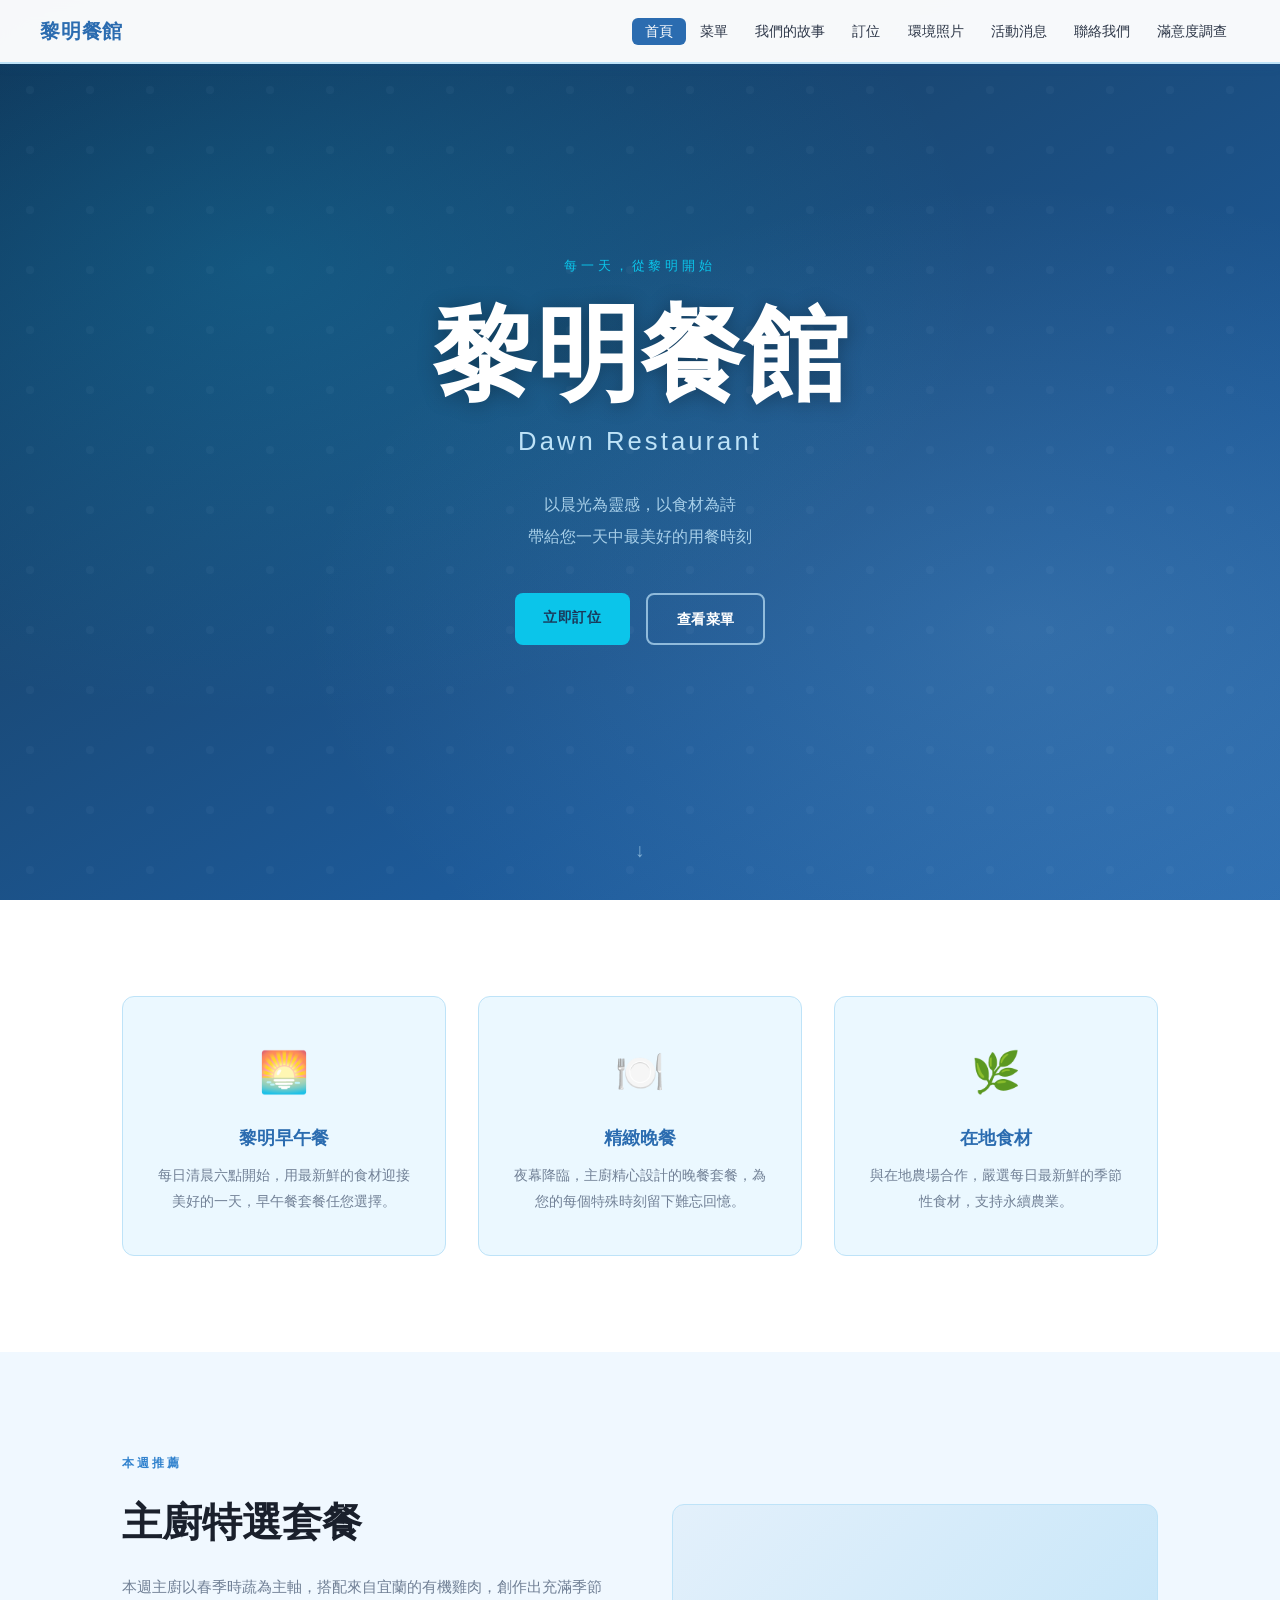
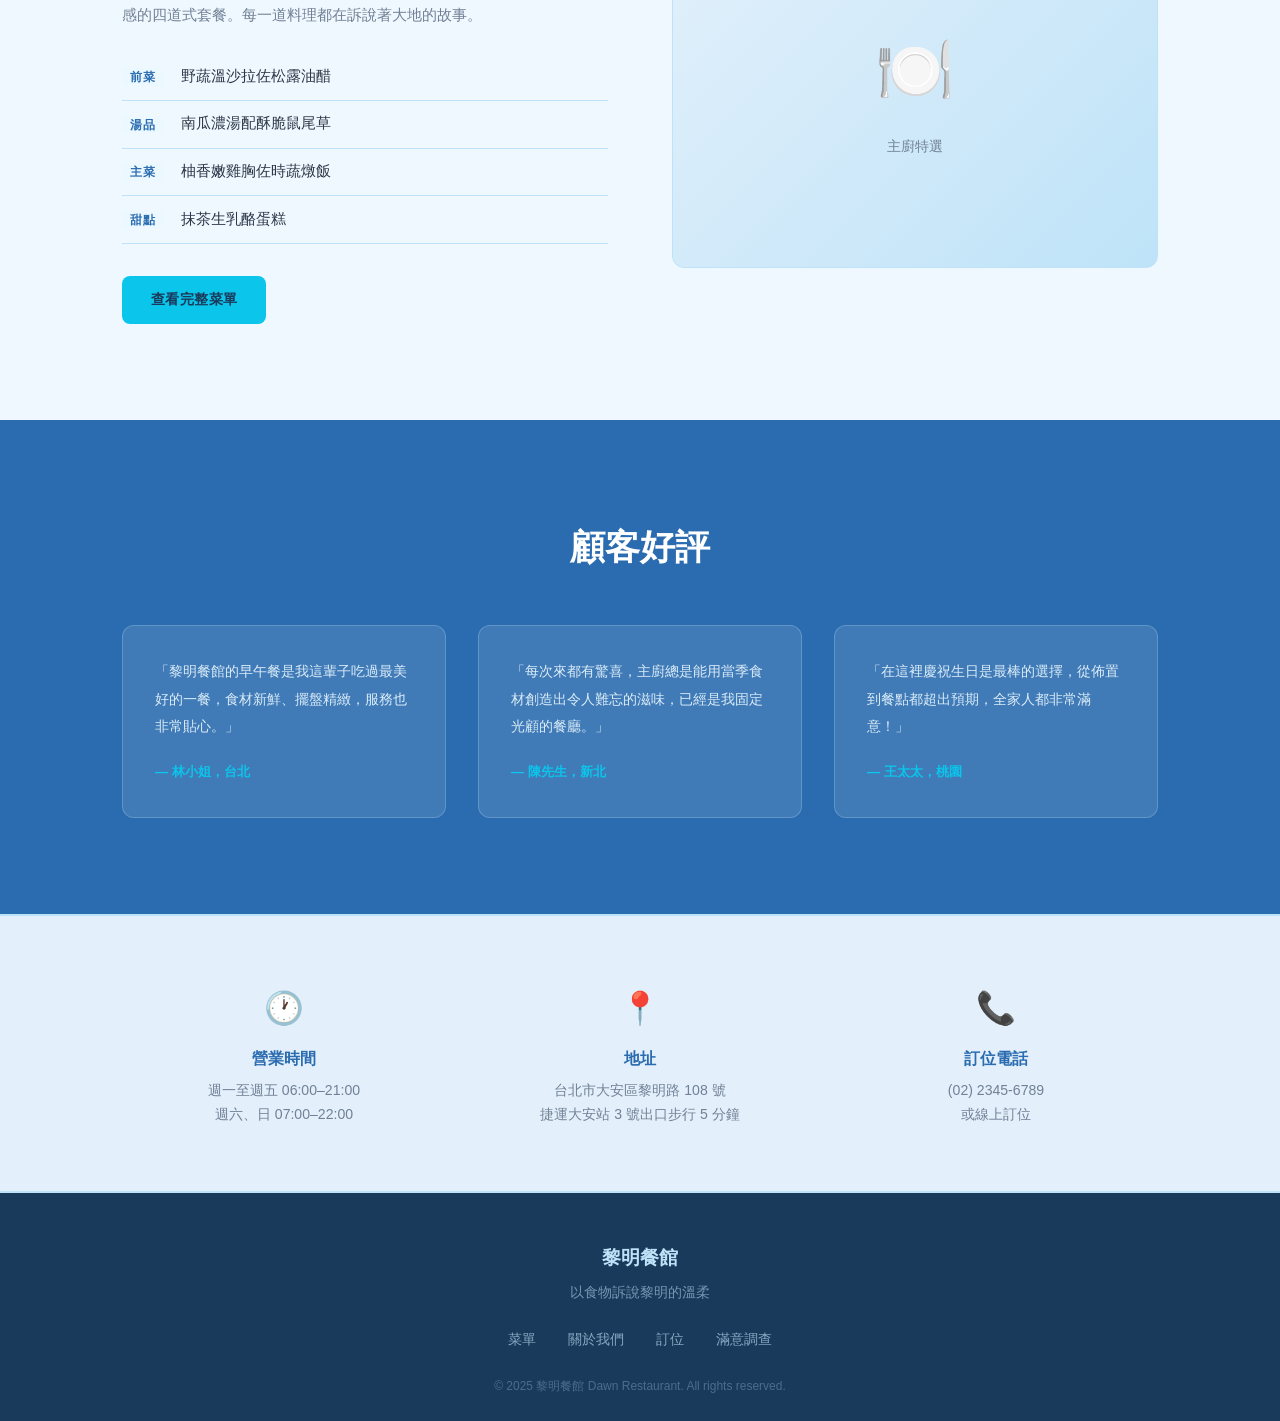
<file: index.html>
<!DOCTYPE html>
<html lang="zh-TW">
<head>
  <meta charset="UTF-8">
  <meta name="viewport" content="width=device-width, initial-scale=1.0">
  <title>黎明餐館 — Dawn Restaurant</title>
  <link rel="stylesheet" href="css/style.css">
  
</head>
<body class="page-home">

  <nav class="nav">
    <a href="index.html" class="nav-logo">黎明餐館</a>
    <button class="nav-toggle" onclick="toggleMenu()">☰</button>
    <ul class="nav-links" id="navLinks">
      <li><a href="index.html" class="active">首頁</a></li>
      <li><a href="menu.html">菜單</a></li>
      <li><a href="story.html">我們的故事</a></li>
      <li><a href="reservation.html">訂位</a></li>
      <li><a href="gallery.html">環境照片</a></li>
      <li><a href="events.html">活動消息</a></li>
      <li><a href="contact.html">聯絡我們</a></li>
      <li><a href="feedback.html">滿意度調查</a></li>
    </ul>
  </nav>

  <section class="hero">
    <div class="hero-bg"></div>
    <div class="hero-content">
      <p class="hero-tagline">每一天，從黎明開始</p>
      <h1 class="hero-title">黎明餐館</h1>
      <p class="hero-subtitle">Dawn Restaurant</p>
      <p class="hero-desc">以晨光為靈感，以食材為詩<br>帶給您一天中最美好的用餐時刻</p>
      <div class="hero-cta">
        <a href="reservation.html" class="btn btn-primary">立即訂位</a>
        <a href="menu.html" class="btn btn-outline">查看菜單</a>
      </div>
    </div>
    <div class="hero-scroll">↓</div>
  </section>

  <section class="features">
    <div class="container">
      <div class="features-grid">
        <div class="feature-card">
          <div class="feature-icon">🌅</div>
          <h3>黎明早午餐</h3>
          <p>每日清晨六點開始，用最新鮮的食材迎接美好的一天，早午餐套餐任您選擇。</p>
        </div>
        <div class="feature-card">
          <div class="feature-icon">🍽️</div>
          <h3>精緻晚餐</h3>
          <p>夜幕降臨，主廚精心設計的晚餐套餐，為您的每個特殊時刻留下難忘回憶。</p>
        </div>
        <div class="feature-card">
          <div class="feature-icon">🌿</div>
          <h3>在地食材</h3>
          <p>與在地農場合作，嚴選每日最新鮮的季節性食材，支持永續農業。</p>
        </div>
      </div>
    </div>
  </section>

  <section class="highlight-section">
    <div class="container split-layout">
      <div class="split-text">
        <span class="section-label">本週推薦</span>
        <h2>主廚特選套餐</h2>
        <p>本週主廚以春季時蔬為主軸，搭配來自宜蘭的有機雞肉，創作出充滿季節感的四道式套餐。每一道料理都在訴說著大地的故事。</p>
        <ul class="dish-list">
          <li><span>前菜</span> 野蔬溫沙拉佐松露油醋</li>
          <li><span>湯品</span> 南瓜濃湯配酥脆鼠尾草</li>
          <li><span>主菜</span> 柚香嫩雞胸佐時蔬燉飯</li>
          <li><span>甜點</span> 抹茶生乳酪蛋糕</li>
        </ul>
        <a href="menu.html" class="btn btn-primary">查看完整菜單</a>
      </div>
      <div class="split-image">
        <div class="image-placeholder dish-img">
          <span>🍽️</span>
          <p>主廚特選</p>
        </div>
      </div>
    </div>
  </section>

  <section class="testimonials">
    <div class="container">
      <h2 class="section-title">顧客好評</h2>
      <div class="testimonial-grid">
        <div class="testimonial-card">
          <p>「黎明餐館的早午餐是我這輩子吃過最美好的一餐，食材新鮮、擺盤精緻，服務也非常貼心。」</p>
          <cite>— 林小姐，台北</cite>
        </div>
        <div class="testimonial-card">
          <p>「每次來都有驚喜，主廚總是能用當季食材創造出令人難忘的滋味，已經是我固定光顧的餐廳。」</p>
          <cite>— 陳先生，新北</cite>
        </div>
        <div class="testimonial-card">
          <p>「在這裡慶祝生日是最棒的選擇，從佈置到餐點都超出預期，全家人都非常滿意！」</p>
          <cite>— 王太太，桃園</cite>
        </div>
      </div>
    </div>
  </section>

  <section class="info-bar">
    <div class="container info-bar-grid">
      <div class="info-item">
        <div class="info-icon">🕐</div>
        <h4>營業時間</h4>
        <p>週一至週五 06:00–21:00<br>週六、日 07:00–22:00</p>
      </div>
      <div class="info-item">
        <div class="info-icon">📍</div>
        <h4>地址</h4>
        <p>台北市大安區黎明路 108 號<br>捷運大安站 3 號出口步行 5 分鐘</p>
      </div>
      <div class="info-item">
        <div class="info-icon">📞</div>
        <h4>訂位電話</h4>
        <p>(02) 2345-6789<br>或線上訂位</p>
      </div>
    </div>
  </section>

  <footer class="footer">
    <div class="container footer-inner">
      <div class="footer-brand">
        <span class="footer-logo">黎明餐館</span>
        <p>以食物訴說黎明的溫柔</p>
      </div>
      <div class="footer-links">
        <a href="menu.html">菜單</a>
        <a href="story.html">關於我們</a>
        <a href="reservation.html">訂位</a>
        <a href="feedback.html">滿意調查</a>
      </div>
      <p class="footer-copy">© 2025 黎明餐館 Dawn Restaurant. All rights reserved.</p>
    </div>
  </footer>

  <script src="js/main.js"></script>
</body>
</html>
</file>
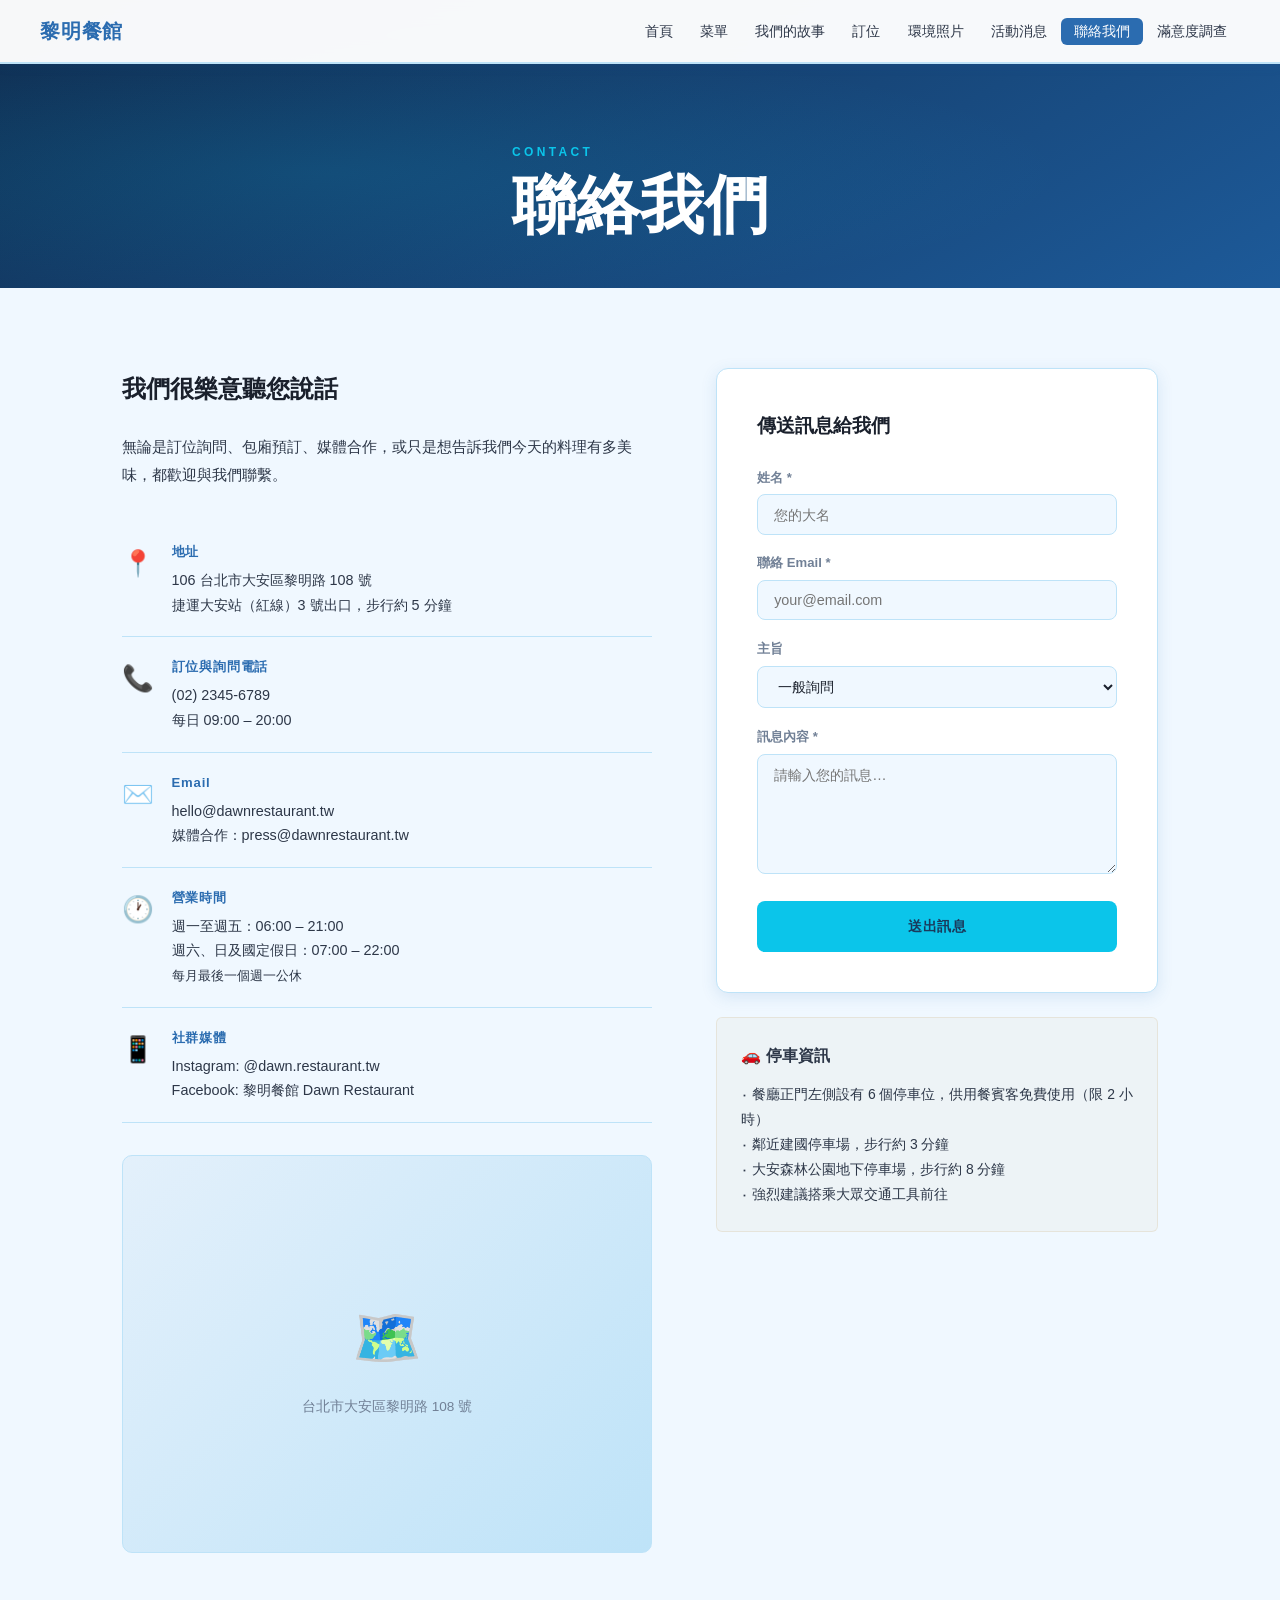
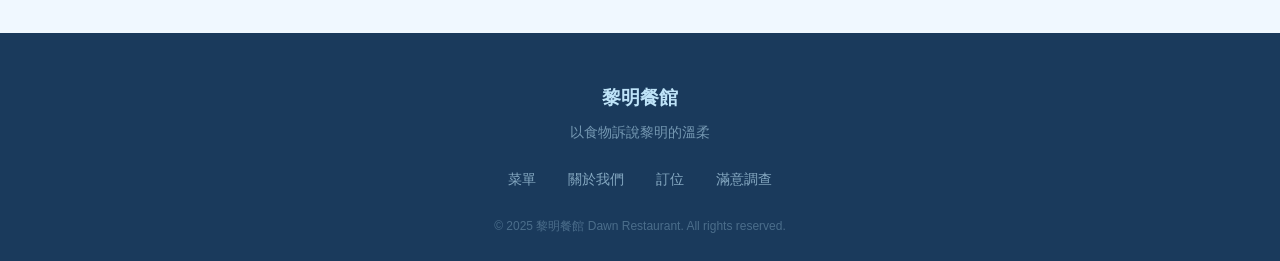
<file: contact.html>
<!DOCTYPE html>
<html lang="zh-TW">
<head>
  <meta charset="UTF-8">
  <meta name="viewport" content="width=device-width, initial-scale=1.0">
  <title>聯絡我們 — 黎明餐館</title>
  <link rel="stylesheet" href="css/style.css">
  
</head>
<body>
  <nav class="nav">
    <a href="index.html" class="nav-logo">黎明餐館</a>
    <button class="nav-toggle" onclick="toggleMenu()">☰</button>
    <ul class="nav-links" id="navLinks">
      <li><a href="index.html">首頁</a></li>
      <li><a href="menu.html">菜單</a></li>
      <li><a href="story.html">我們的故事</a></li>
      <li><a href="reservation.html">訂位</a></li>
      <li><a href="gallery.html">環境照片</a></li>
      <li><a href="events.html">活動消息</a></li>
      <li><a href="contact.html" class="active">聯絡我們</a></li>
      <li><a href="feedback.html">滿意度調查</a></li>
    </ul>
  </nav>

  <div class="page-header">
    <div class="page-header-inner container">
      <p class="label">CONTACT</p>
      <h1>聯絡我們</h1>
    </div>
  </div>

  <section class="contact-section">
    <div class="container">
      <div class="contact-grid">
        <div class="contact-details">
          <h2>我們很樂意聽您說話</h2>
          <p style="color:var(--dawn-muted);margin-bottom:2rem;font-size:0.92rem;line-height:1.9;">無論是訂位詢問、包廂預訂、媒體合作，或只是想告訴我們今天的料理有多美味，都歡迎與我們聯繫。</p>

          <div class="contact-card">
            <div class="contact-icon">📍</div>
            <div>
              <h4>地址</h4>
              <p>106 台北市大安區黎明路 108 號<br>捷運大安站（紅線）3 號出口，步行約 5 分鐘</p>
            </div>
          </div>
          <div class="contact-card">
            <div class="contact-icon">📞</div>
            <div>
              <h4>訂位與詢問電話</h4>
              <p>(02) 2345-6789<br>每日 09:00 – 20:00</p>
            </div>
          </div>
          <div class="contact-card">
            <div class="contact-icon">✉️</div>
            <div>
              <h4>Email</h4>
              <p>hello@dawnrestaurant.tw<br>媒體合作：press@dawnrestaurant.tw</p>
            </div>
          </div>
          <div class="contact-card">
            <div class="contact-icon">🕐</div>
            <div>
              <h4>營業時間</h4>
              <p>週一至週五：06:00 – 21:00<br>週六、日及國定假日：07:00 – 22:00<br><span style="color:var(--dawn-rust);font-size:0.82rem;">每月最後一個週一公休</span></p>
            </div>
          </div>
          <div class="contact-card">
            <div class="contact-icon">📱</div>
            <div>
              <h4>社群媒體</h4>
              <p>Instagram: @dawn.restaurant.tw<br>Facebook: 黎明餐館 Dawn Restaurant</p>
            </div>
          </div>

          <div class="map-placeholder">
            <span>🗺️</span>
            <p>台北市大安區黎明路 108 號</p>
          </div>
        </div>

        <div>
          <div class="form-card">
            <h2>傳送訊息給我們</h2>
            <div class="form-group">
              <label>姓名 *</label>
              <input type="text" placeholder="您的大名">
            </div>
            <div class="form-group">
              <label>聯絡 Email *</label>
              <input type="email" placeholder="your@email.com">
            </div>
            <div class="form-group">
              <label>主旨</label>
              <select>
                <option>一般詢問</option>
                <option>訂位相關</option>
                <option>包廂預訂</option>
                <option>媒體 / 合作洽談</option>
                <option>客訴或建議</option>
                <option>其他</option>
              </select>
            </div>
            <div class="form-group">
              <label>訊息內容 *</label>
              <textarea rows="6" placeholder="請輸入您的訊息…"></textarea>
            </div>
            <button class="btn btn-primary" style="width:100%;padding:1rem;" onclick="alert('訊息已送出！\n（示範功能）\n我們將於 1 個工作日內回覆。')">送出訊息</button>
          </div>

          <div style="margin-top:1.5rem;padding:1.5rem;background:rgba(201,169,110,0.06);border-radius:6px;border:1px solid rgba(201,169,110,0.2);">
            <h4 style="color:var(--dawn-deep);margin-bottom:0.75rem;">🚗 停車資訊</h4>
            <p style="color:var(--dawn-muted);font-size:0.87rem;line-height:1.8;">
              ‧ 餐廳正門左側設有 6 個停車位，供用餐賓客免費使用（限 2 小時）<br>
              ‧ 鄰近建國停車場，步行約 3 分鐘<br>
              ‧ 大安森林公園地下停車場，步行約 8 分鐘<br>
              ‧ 強烈建議搭乘大眾交通工具前往
            </p>
          </div>
        </div>
      </div>
    </div>
  </section>

  <footer class="footer">
    <div class="container footer-inner">
      <div class="footer-brand">
        <span class="footer-logo">黎明餐館</span>
        <p>以食物訴說黎明的溫柔</p>
      </div>
      <div class="footer-links">
        <a href="menu.html">菜單</a>
        <a href="story.html">關於我們</a>
        <a href="reservation.html">訂位</a>
        <a href="feedback.html">滿意調查</a>
      </div>
      <p class="footer-copy">© 2025 黎明餐館 Dawn Restaurant. All rights reserved.</p>
    </div>
  </footer>
  <script src="js/main.js"></script>
</body>
</html>
</file>
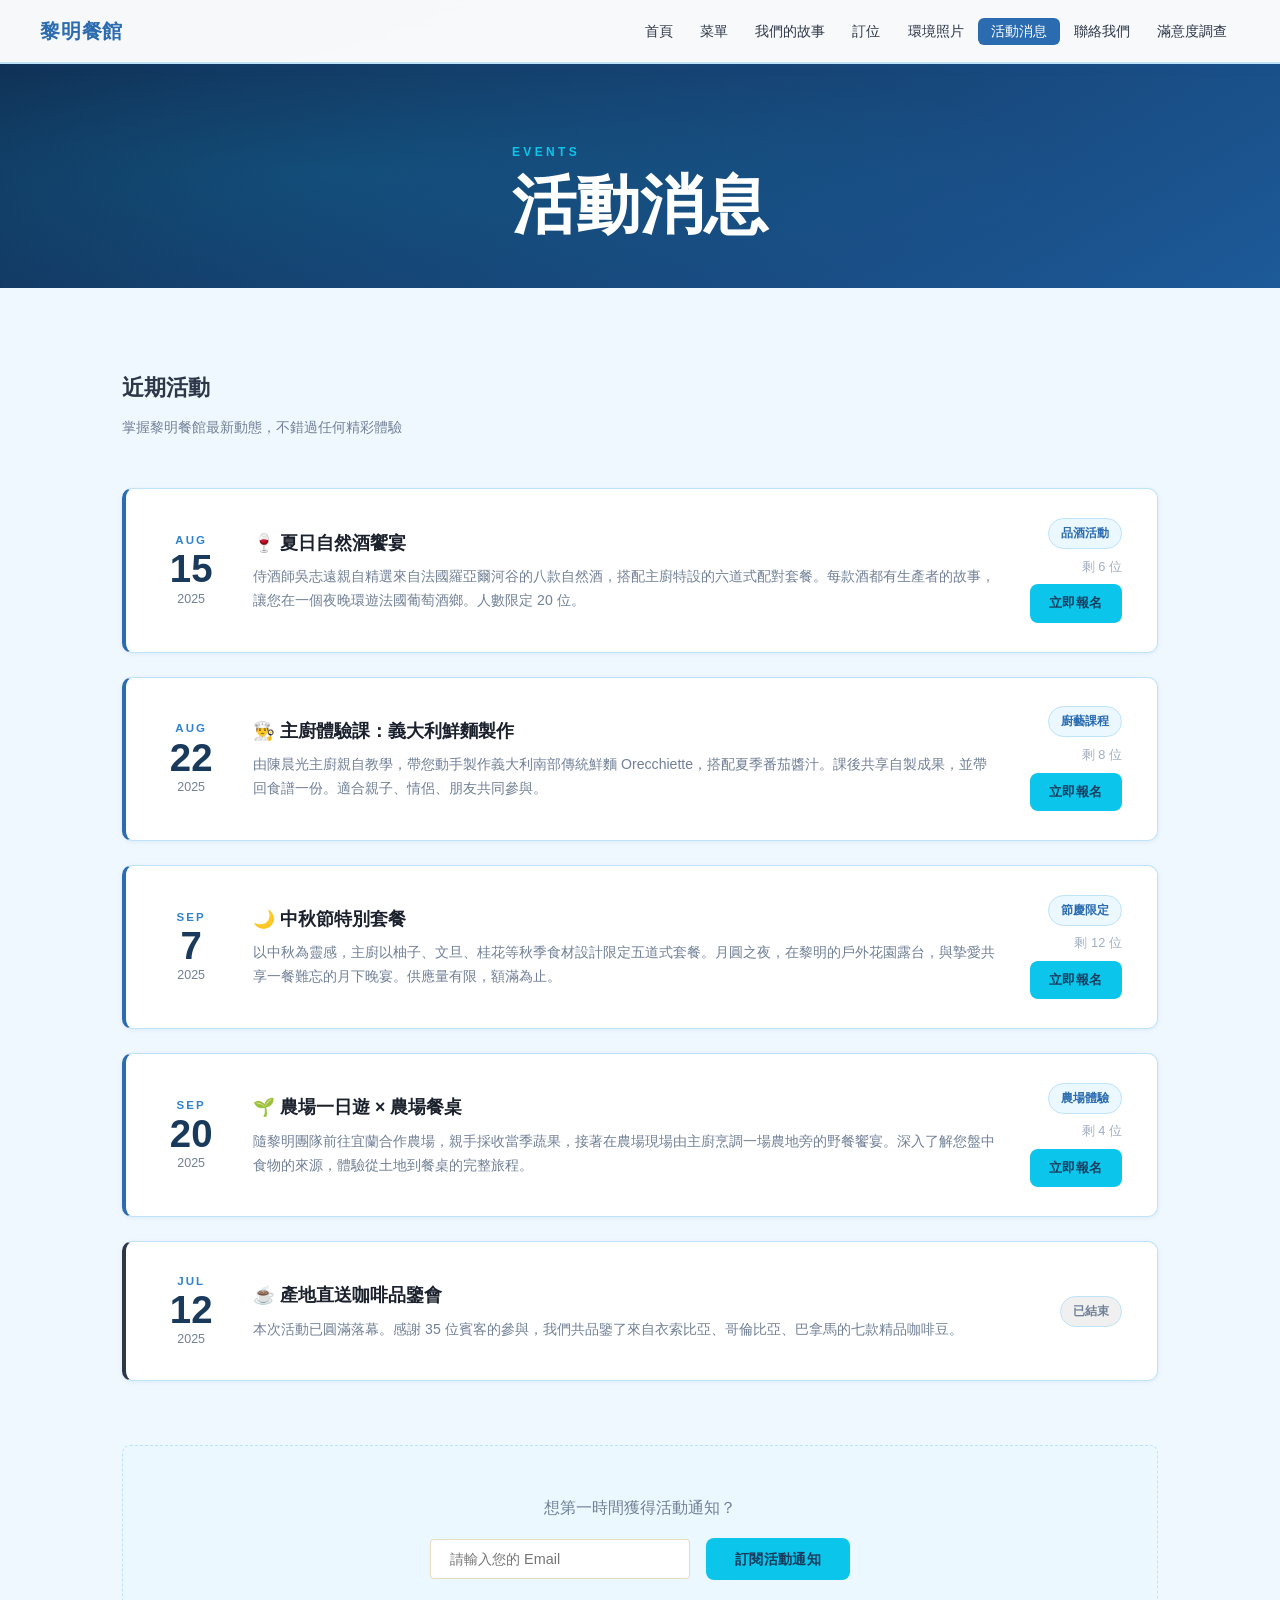
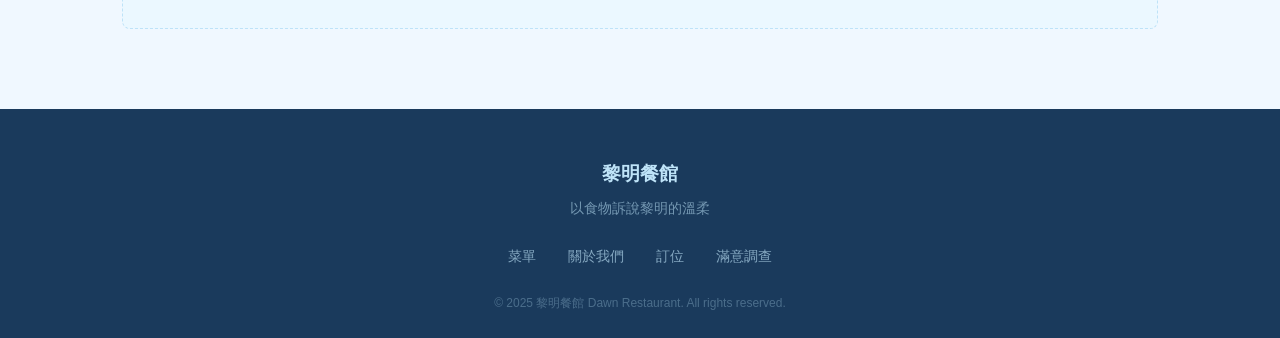
<file: events.html>
<!DOCTYPE html>
<html lang="zh-TW">
<head>
  <meta charset="UTF-8">
  <meta name="viewport" content="width=device-width, initial-scale=1.0">
  <title>活動消息 — 黎明餐館</title>
  <link rel="stylesheet" href="css/style.css">
  
</head>
<body>
  <nav class="nav">
    <a href="index.html" class="nav-logo">黎明餐館</a>
    <button class="nav-toggle" onclick="toggleMenu()">☰</button>
    <ul class="nav-links" id="navLinks">
      <li><a href="index.html">首頁</a></li>
      <li><a href="menu.html">菜單</a></li>
      <li><a href="story.html">我們的故事</a></li>
      <li><a href="reservation.html">訂位</a></li>
      <li><a href="gallery.html">環境照片</a></li>
      <li><a href="events.html" class="active">活動消息</a></li>
      <li><a href="contact.html">聯絡我們</a></li>
      <li><a href="feedback.html">滿意度調查</a></li>
    </ul>
  </nav>

  <div class="page-header">
    <div class="page-header-inner container">
      <p class="label">EVENTS</p>
      <h1>活動消息</h1>
    </div>
  </div>

  <section class="events-section">
    <div class="container">

      <div style="margin-bottom:3rem;">
        <h2 style="font-size:1.4rem;color:var(--dawn-deep);margin-bottom:0.5rem;">近期活動</h2>
        <p style="color:var(--text-muted);font-size:0.9rem;">掌握黎明餐館最新動態，不錯過任何精彩體驗</p>
      </div>

      <div class="events-list">

        <div class="event-card">
          <div class="event-date">
            <div class="month">AUG</div>
            <div class="day">15</div>
            <div class="year">2025</div>
          </div>
          <div class="event-info">
            <h3>🍷 夏日自然酒饗宴</h3>
            <p>侍酒師吳志遠親自精選來自法國羅亞爾河谷的八款自然酒，搭配主廚特設的六道式配對套餐。每款酒都有生產者的故事，讓您在一個夜晚環遊法國葡萄酒鄉。人數限定 20 位。</p>
          </div>
          <div class="event-meta">
            <span class="event-tag">品酒活動</span>
            <span class="event-seats">剩 6 位</span>
            <a href="reservation.html" class="btn btn-primary" style="font-size:0.8rem;padding:0.5rem 1.2rem;">立即報名</a>
          </div>
        </div>

        <div class="event-card">
          <div class="event-date">
            <div class="month">AUG</div>
            <div class="day">22</div>
            <div class="year">2025</div>
          </div>
          <div class="event-info">
            <h3>👨‍🍳 主廚體驗課：義大利鮮麵製作</h3>
            <p>由陳晨光主廚親自教學，帶您動手製作義大利南部傳統鮮麵 Orecchiette，搭配夏季番茄醬汁。課後共享自製成果，並帶回食譜一份。適合親子、情侶、朋友共同參與。</p>
          </div>
          <div class="event-meta">
            <span class="event-tag">廚藝課程</span>
            <span class="event-seats">剩 8 位</span>
            <a href="reservation.html" class="btn btn-primary" style="font-size:0.8rem;padding:0.5rem 1.2rem;">立即報名</a>
          </div>
        </div>

        <div class="event-card">
          <div class="event-date">
            <div class="month">SEP</div>
            <div class="day">7</div>
            <div class="year">2025</div>
          </div>
          <div class="event-info">
            <h3>🌙 中秋節特別套餐</h3>
            <p>以中秋為靈感，主廚以柚子、文旦、桂花等秋季食材設計限定五道式套餐。月圓之夜，在黎明的戶外花園露台，與摯愛共享一餐難忘的月下晚宴。供應量有限，額滿為止。</p>
          </div>
          <div class="event-meta">
            <span class="event-tag">節慶限定</span>
            <span class="event-seats">剩 12 位</span>
            <a href="reservation.html" class="btn btn-primary" style="font-size:0.8rem;padding:0.5rem 1.2rem;">立即報名</a>
          </div>
        </div>

        <div class="event-card">
          <div class="event-date">
            <div class="month">SEP</div>
            <div class="day">20</div>
            <div class="year">2025</div>
          </div>
          <div class="event-info">
            <h3>🌱 農場一日遊 × 農場餐桌</h3>
            <p>隨黎明團隊前往宜蘭合作農場，親手採收當季蔬果，接著在農場現場由主廚烹調一場農地旁的野餐饗宴。深入了解您盤中食物的來源，體驗從土地到餐桌的完整旅程。</p>
          </div>
          <div class="event-meta">
            <span class="event-tag">農場體驗</span>
            <span class="event-seats">剩 4 位</span>
            <a href="reservation.html" class="btn btn-primary" style="font-size:0.8rem;padding:0.5rem 1.2rem;">立即報名</a>
          </div>
        </div>

        <div class="event-card" style="border-left-color:var(--dawn-sage);opacity:0.7;">
          <div class="event-date">
            <div class="month">JUL</div>
            <div class="day">12</div>
            <div class="year">2025</div>
          </div>
          <div class="event-info">
            <h3>☕ 產地直送咖啡品鑒會</h3>
            <p>本次活動已圓滿落幕。感謝 35 位賓客的參與，我們共品鑒了來自衣索比亞、哥倫比亞、巴拿馬的七款精品咖啡豆。</p>
          </div>
          <div class="event-meta">
            <span class="event-tag" style="background:rgba(0,0,0,0.06);color:var(--text-muted);">已結束</span>
          </div>
        </div>

      </div>

      <div style="text-align:center;margin-top:4rem;padding:3rem;background:var(--blue-pale);border-radius:8px;border:1px dashed var(--border);">
        <p style="color:var(--text-muted);margin-bottom:1rem;">想第一時間獲得活動通知？</p>
        <div style="display:flex;gap:1rem;justify-content:center;flex-wrap:wrap;align-items:center;">
          <input type="email" placeholder="請輸入您的 Email" style="padding:0.7rem 1.2rem;border:1px solid rgba(201,169,110,0.4);border-radius:4px;font-family:var(--font-serif);font-size:0.9rem;background:white;min-width:260px;">
          <button class="btn btn-primary" onclick="alert('感謝訂閱！（示範功能）')">訂閱活動通知</button>
        </div>
      </div>
    </div>
  </section>

  <footer class="footer">
    <div class="container footer-inner">
      <div class="footer-brand">
        <span class="footer-logo">黎明餐館</span>
        <p>以食物訴說黎明的溫柔</p>
      </div>
      <div class="footer-links">
        <a href="menu.html">菜單</a>
        <a href="story.html">關於我們</a>
        <a href="reservation.html">訂位</a>
        <a href="feedback.html">滿意調查</a>
      </div>
      <p class="footer-copy">© 2025 黎明餐館 Dawn Restaurant. All rights reserved.</p>
    </div>
  </footer>
  <script src="js/main.js"></script>
</body>
</html>
</file>
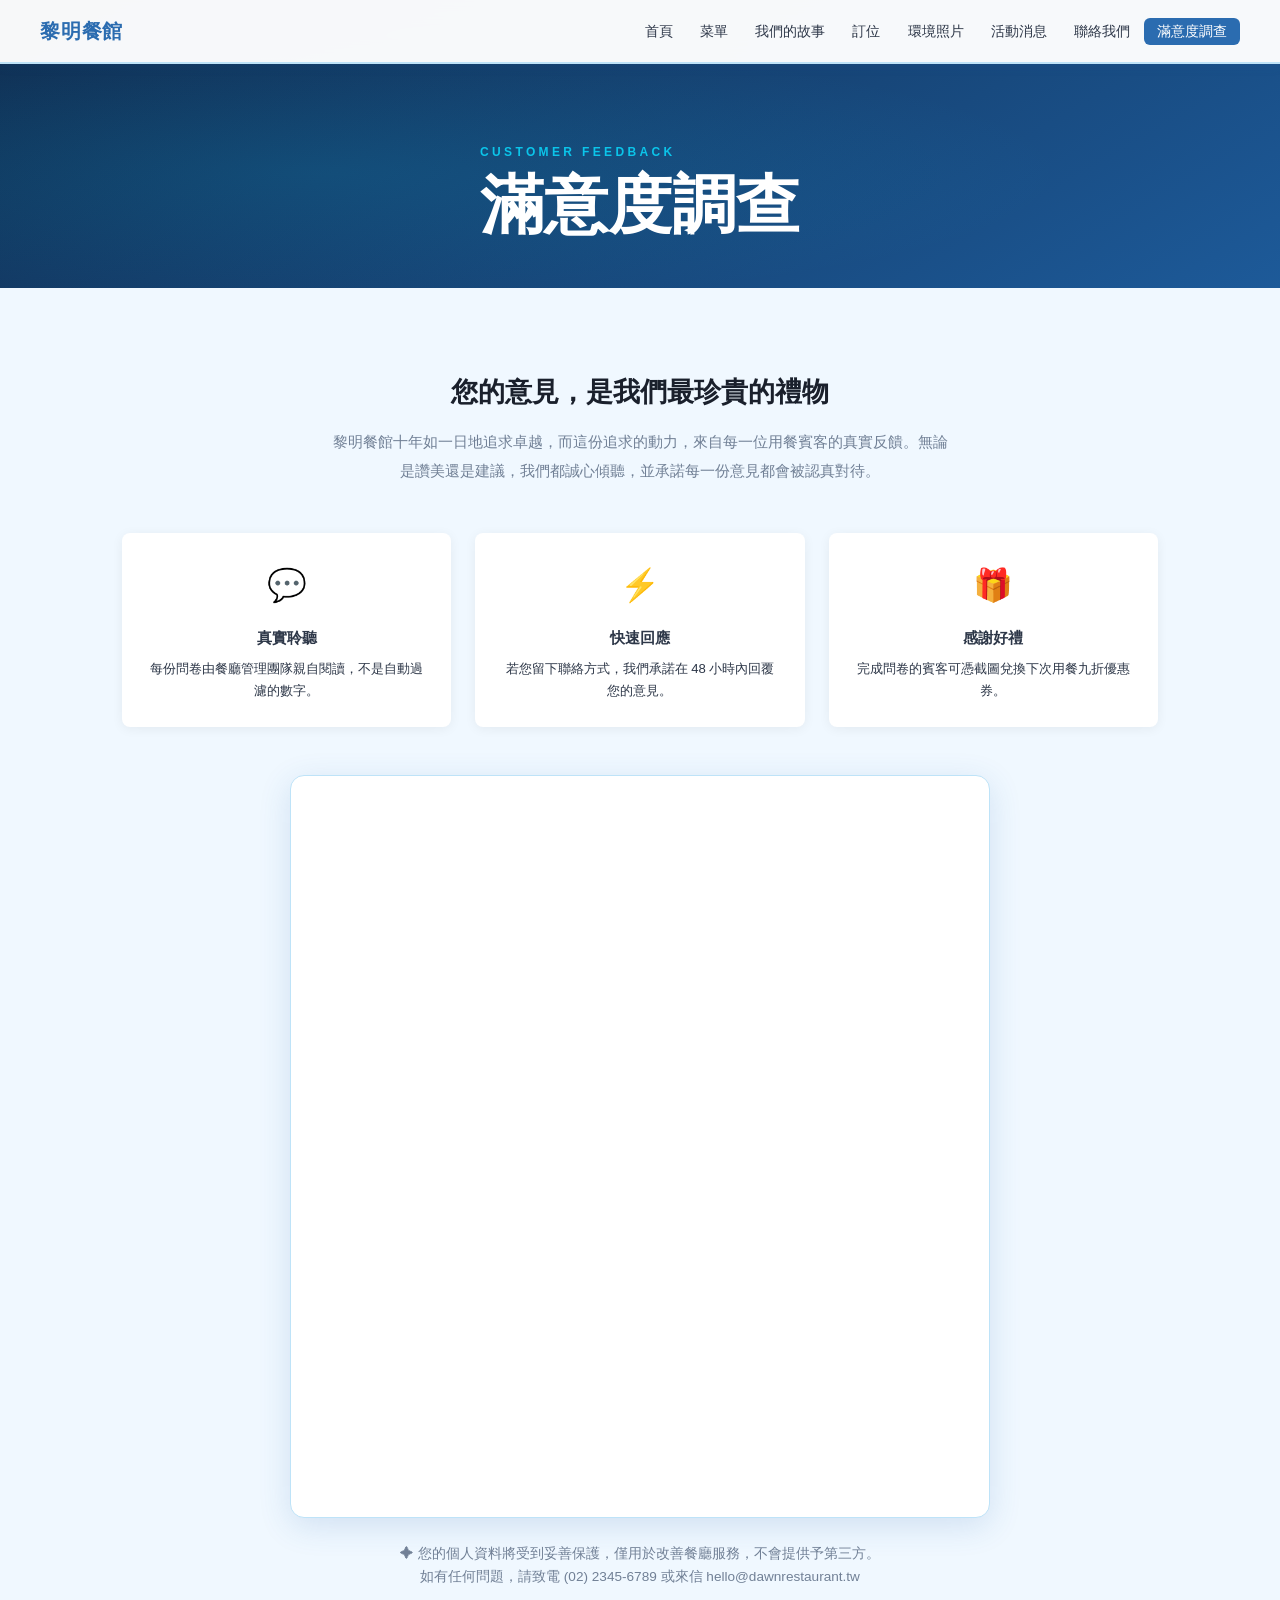
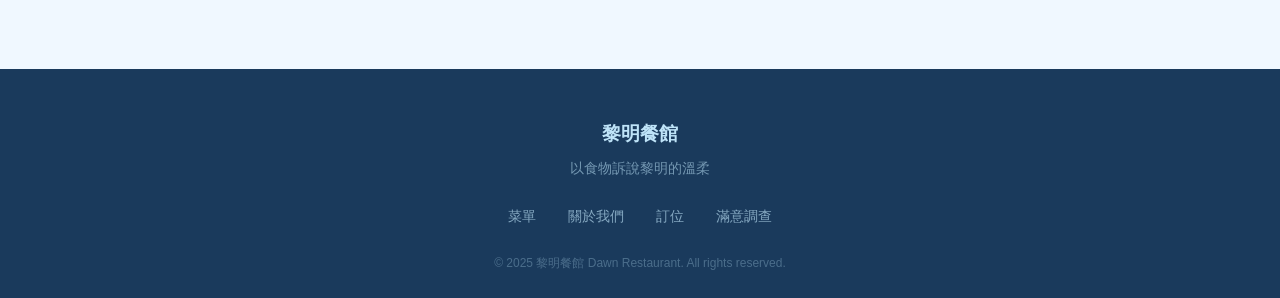
<file: feedback.html>
<!DOCTYPE html>
<html lang="zh-TW">
<head>
  <meta charset="UTF-8">
  <meta name="viewport" content="width=device-width, initial-scale=1.0">
  <title>滿意度調查 — 黎明餐館</title>
  <link rel="stylesheet" href="css/style.css">
  
  <style>
    .feedback-why { display:grid; grid-template-columns:repeat(3,1fr); gap:1.5rem; margin:3rem 0; }
    .why-card { text-align:center; padding:1.5rem; background:white; border-radius:8px; box-shadow:0 2px 12px rgba(0,0,0,0.06); }
    .why-card .icon { font-size:2rem; margin-bottom:0.75rem; }
    .why-card h4 { color:var(--dawn-deep); font-size:0.95rem; margin-bottom:0.4rem; }
    .why-card p { color:var(--dawn-muted); font-size:0.82rem; line-height:1.7; }
    @media(max-width:700px){ .feedback-why{grid-template-columns:1fr;} }
  </style>
</head>
<body>
  <nav class="nav">
    <a href="index.html" class="nav-logo">黎明餐館</a>
    <button class="nav-toggle" onclick="toggleMenu()">☰</button>
    <ul class="nav-links" id="navLinks">
      <li><a href="index.html">首頁</a></li>
      <li><a href="menu.html">菜單</a></li>
      <li><a href="story.html">我們的故事</a></li>
      <li><a href="reservation.html">訂位</a></li>
      <li><a href="gallery.html">環境照片</a></li>
      <li><a href="events.html">活動消息</a></li>
      <li><a href="contact.html">聯絡我們</a></li>
      <li><a href="feedback.html" class="active">滿意度調查</a></li>
    </ul>
  </nav>

  <div class="page-header">
    <div class="page-header-inner container">
      <p class="label">CUSTOMER FEEDBACK</p>
      <h1>滿意度調查</h1>
    </div>
  </div>

  <section class="feedback-section">
    <div class="container">

      <div class="feedback-intro">
        <h2>您的意見，是我們最珍貴的禮物</h2>
        <p>黎明餐館十年如一日地追求卓越，而這份追求的動力，來自每一位用餐賓客的真實反饋。無論是讚美還是建議，我們都誠心傾聽，並承諾每一份意見都會被認真對待。</p>
      </div>

      <div class="feedback-why">
        <div class="why-card">
          <div class="icon">💬</div>
          <h4>真實聆聽</h4>
          <p>每份問卷由餐廳管理團隊親自閱讀，不是自動過濾的數字。</p>
        </div>
        <div class="why-card">
          <div class="icon">⚡</div>
          <h4>快速回應</h4>
          <p>若您留下聯絡方式，我們承諾在 48 小時內回覆您的意見。</p>
        </div>
        <div class="why-card">
          <div class="icon">🎁</div>
          <h4>感謝好禮</h4>
          <p>完成問卷的賓客可憑截圖兌換下次用餐九折優惠券。</p>
        </div>
      </div>

      <div class="feedback-form-wrapper">
        <iframe
          src="https://docs.google.com/forms/d/e/1FAIpQLSfd3dVhPLFsUyubjv812xCkJP0SVmblqjlIwOttIhl5lwbVDw/viewform?embedded=true"
          width="640"
          height="741"
          frameborder="0"
          marginheight="0"
          marginwidth="0"
          title="黎明餐館顧客滿意度調查表"
          style="width:100%;min-height:741px;"
        >載入中…</iframe>
      </div>

      <p class="feedback-note">
        ✦ 您的個人資料將受到妥善保護，僅用於改善餐廳服務，不會提供予第三方。<br>
        如有任何問題，請致電 (02) 2345-6789 或來信 hello@dawnrestaurant.tw
      </p>

    </div>
  </section>

  <footer class="footer">
    <div class="container footer-inner">
      <div class="footer-brand">
        <span class="footer-logo">黎明餐館</span>
        <p>以食物訴說黎明的溫柔</p>
      </div>
      <div class="footer-links">
        <a href="menu.html">菜單</a>
        <a href="story.html">關於我們</a>
        <a href="reservation.html">訂位</a>
        <a href="feedback.html">滿意調查</a>
      </div>
      <p class="footer-copy">© 2025 黎明餐館 Dawn Restaurant. All rights reserved.</p>
    </div>
  </footer>
  <script src="js/main.js"></script>
</body>
</html>
</file>
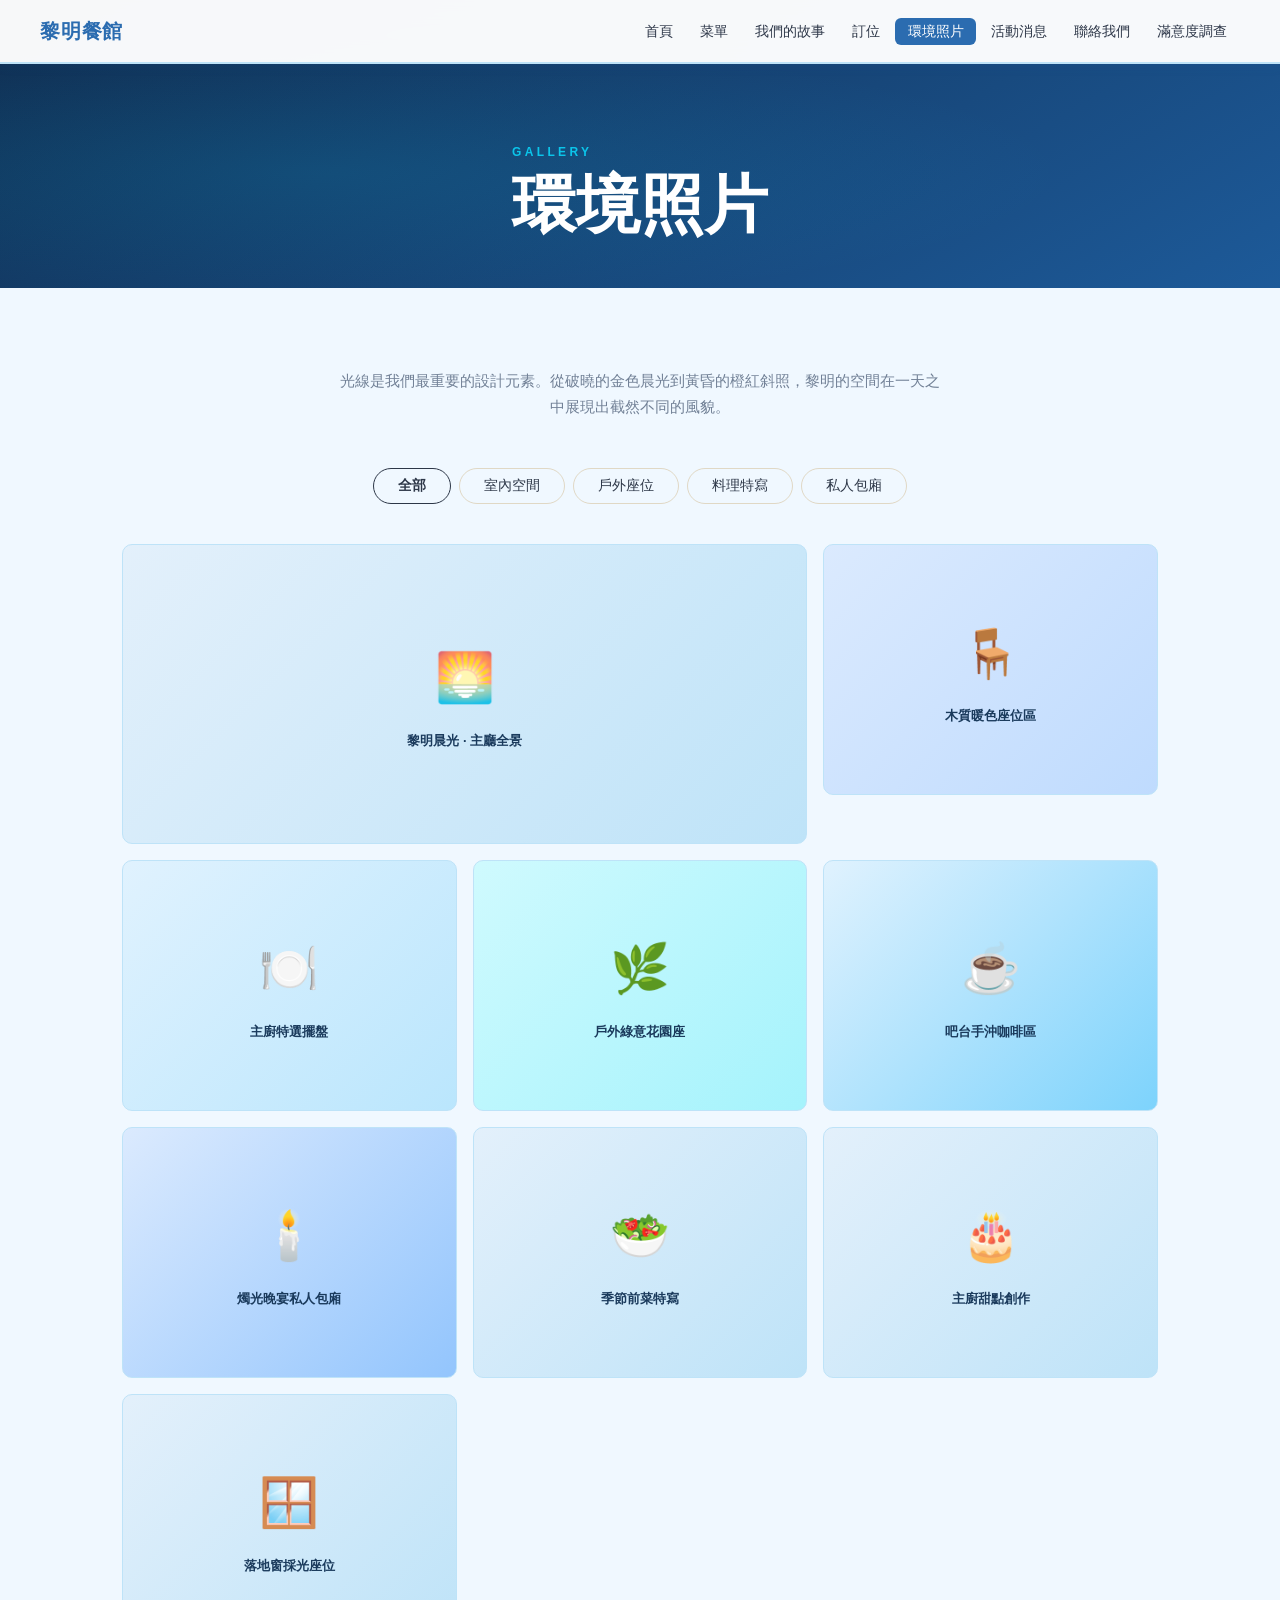
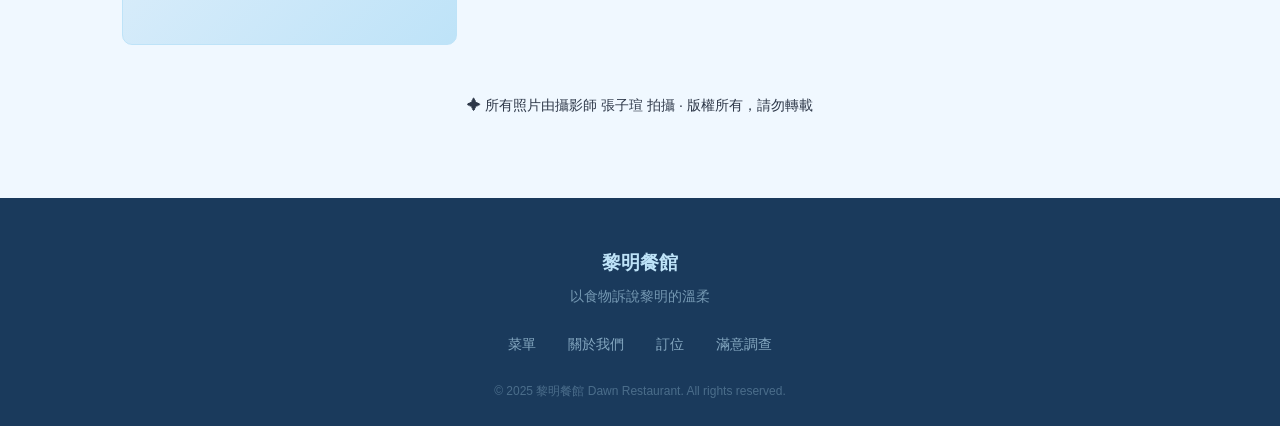
<file: gallery.html>
<!DOCTYPE html>
<html lang="zh-TW">
<head>
  <meta charset="UTF-8">
  <meta name="viewport" content="width=device-width, initial-scale=1.0">
  <title>環境照片 — 黎明餐館</title>
  <link rel="stylesheet" href="css/style.css">
  
  <style>
    .gallery-tabs { display:flex; gap:0.5rem; justify-content:center; margin-bottom:2.5rem; flex-wrap:wrap; }
    .gallery-tab { padding:0.5rem 1.5rem; border:1px solid rgba(201,169,110,0.4); border-radius:20px; background:transparent; cursor:pointer; font-family:var(--font-serif); font-size:0.85rem; color:var(--dawn-muted); transition:all 0.2s; }
    .gallery-tab.active, .gallery-tab:hover { background:var(--dawn-gold); color:var(--dawn-deep); border-color:var(--dawn-gold); font-weight:700; }
    .gallery-caption { text-align:center; margin-top:3rem; color:var(--dawn-muted); font-size:0.88rem; }
  </style>
</head>
<body>
  <nav class="nav">
    <a href="index.html" class="nav-logo">黎明餐館</a>
    <button class="nav-toggle" onclick="toggleMenu()">☰</button>
    <ul class="nav-links" id="navLinks">
      <li><a href="index.html">首頁</a></li>
      <li><a href="menu.html">菜單</a></li>
      <li><a href="story.html">我們的故事</a></li>
      <li><a href="reservation.html">訂位</a></li>
      <li><a href="gallery.html" class="active">環境照片</a></li>
      <li><a href="events.html">活動消息</a></li>
      <li><a href="contact.html">聯絡我們</a></li>
      <li><a href="feedback.html">滿意度調查</a></li>
    </ul>
  </nav>

  <div class="page-header">
    <div class="page-header-inner container">
      <p class="label">GALLERY</p>
      <h1>環境照片</h1>
    </div>
  </div>

  <section class="gallery-section">
    <div class="container">
      <div class="gallery-intro">
        <p>光線是我們最重要的設計元素。從破曉的金色晨光到黃昏的橙紅斜照，黎明的空間在一天之中展現出截然不同的風貌。</p>
      </div>

      <div class="gallery-tabs">
        <button class="gallery-tab active">全部</button>
        <button class="gallery-tab">室內空間</button>
        <button class="gallery-tab">戶外座位</button>
        <button class="gallery-tab">料理特寫</button>
        <button class="gallery-tab">私人包廂</button>
      </div>

      <div class="gallery-grid">
        <div class="gallery-item gallery-featured">
          <span>🌅</span>
          <p class="gallery-label">黎明晨光 · 主廳全景</p>
        </div>
        <div class="gallery-item">
          <span>🪑</span>
          <p class="gallery-label">木質暖色座位區</p>
        </div>
        <div class="gallery-item">
          <span>🍽️</span>
          <p class="gallery-label">主廚特選擺盤</p>
        </div>
        <div class="gallery-item">
          <span>🌿</span>
          <p class="gallery-label">戶外綠意花園座</p>
        </div>
        <div class="gallery-item">
          <span>☕</span>
          <p class="gallery-label">吧台手沖咖啡區</p>
        </div>
        <div class="gallery-item">
          <span>🕯️</span>
          <p class="gallery-label">燭光晚宴私人包廂</p>
        </div>
        <div class="gallery-item">
          <span>🥗</span>
          <p class="gallery-label">季節前菜特寫</p>
        </div>
        <div class="gallery-item">
          <span>🎂</span>
          <p class="gallery-label">主廚甜點創作</p>
        </div>
        <div class="gallery-item">
          <span>🪟</span>
          <p class="gallery-label">落地窗採光座位</p>
        </div>
      </div>

      <div class="gallery-caption">
        ✦ 所有照片由攝影師 張子瑄 拍攝 · 版權所有，請勿轉載
      </div>
    </div>
  </section>

  <footer class="footer">
    <div class="container footer-inner">
      <div class="footer-brand">
        <span class="footer-logo">黎明餐館</span>
        <p>以食物訴說黎明的溫柔</p>
      </div>
      <div class="footer-links">
        <a href="menu.html">菜單</a>
        <a href="story.html">關於我們</a>
        <a href="reservation.html">訂位</a>
        <a href="feedback.html">滿意調查</a>
      </div>
      <p class="footer-copy">© 2025 黎明餐館 Dawn Restaurant. All rights reserved.</p>
    </div>
  </footer>
  <script src="js/main.js"></script>
</body>
</html>
</file>
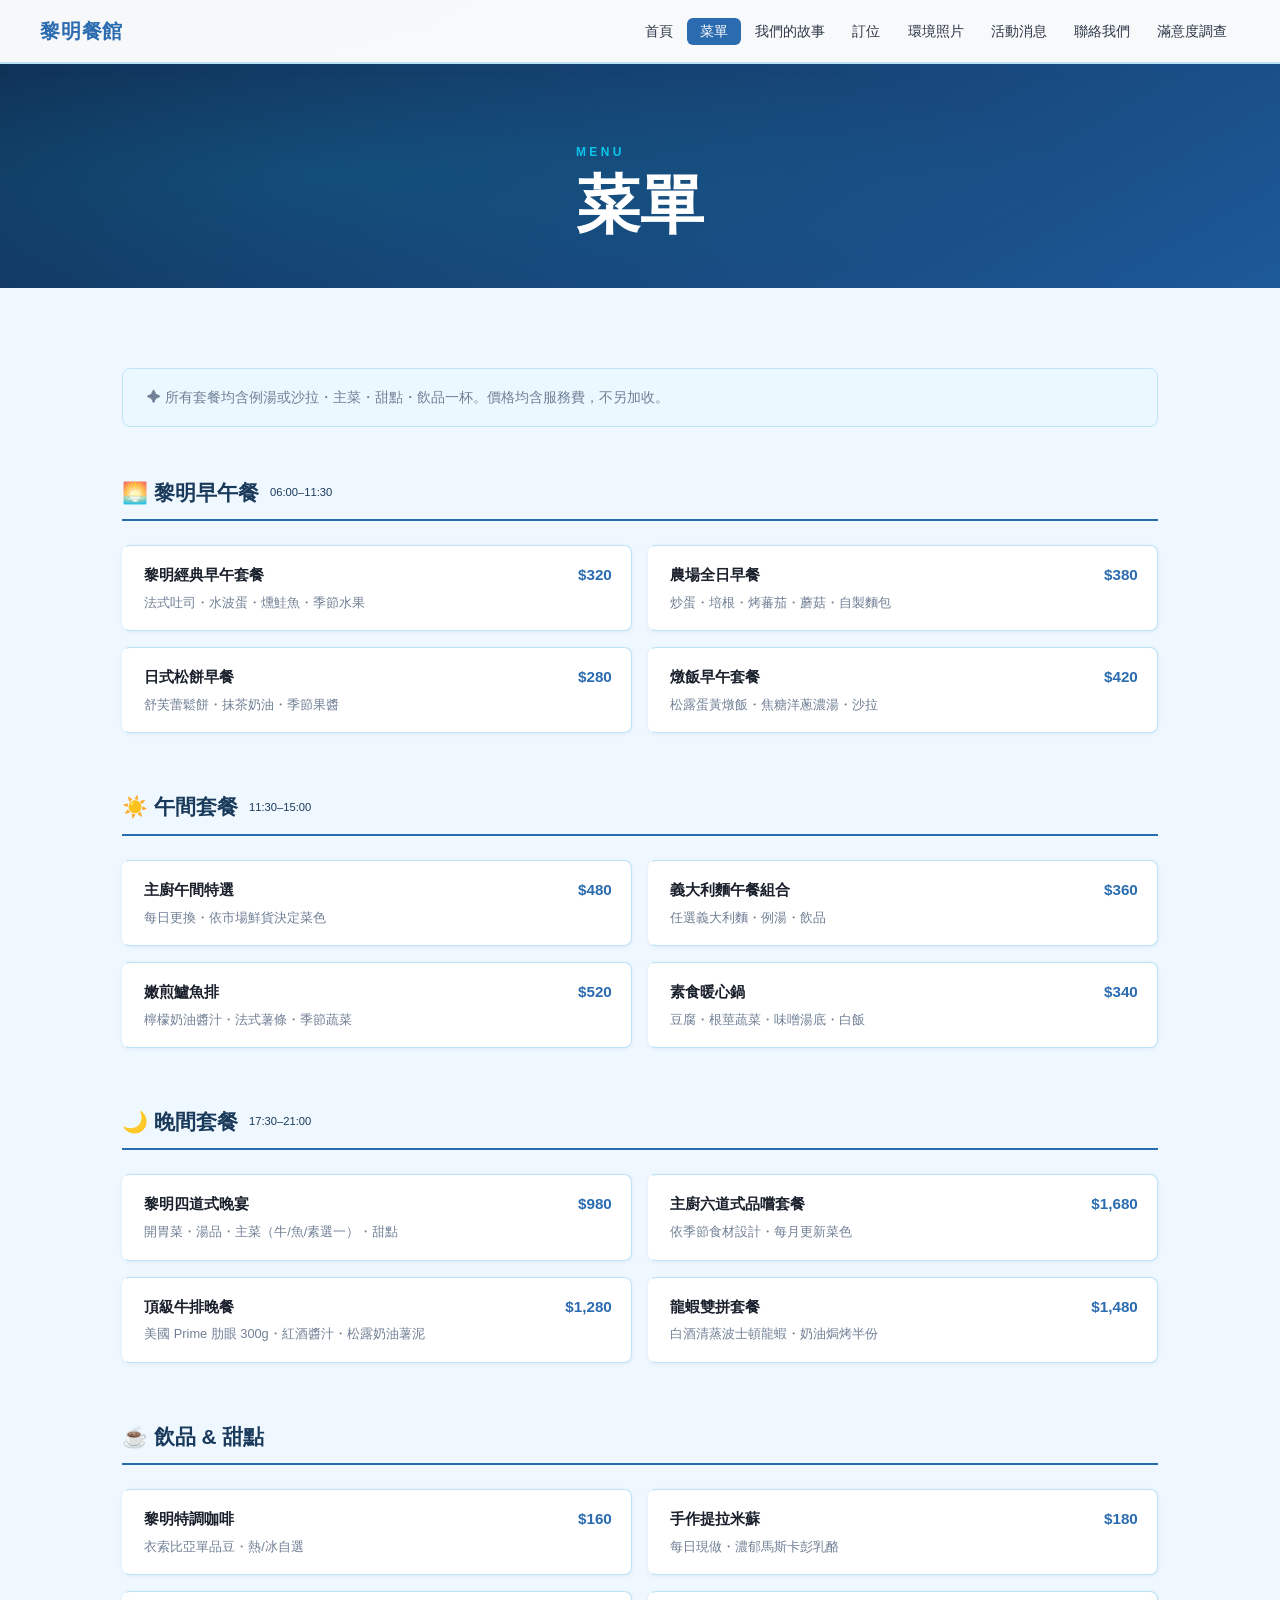
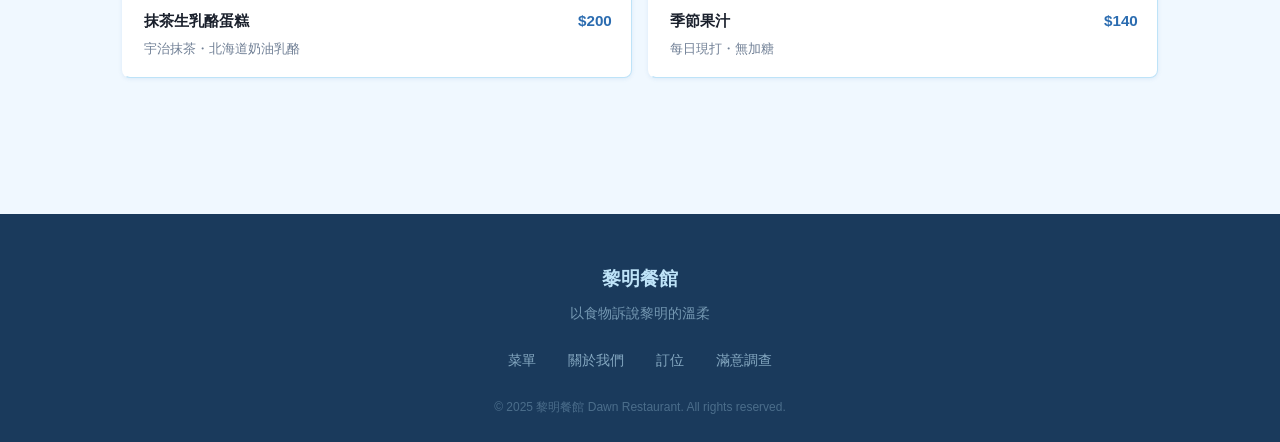
<file: menu.html>
<!DOCTYPE html>
<html lang="zh-TW">
<head>
  <meta charset="UTF-8">
  <meta name="viewport" content="width=device-width, initial-scale=1.0">
  <title>菜單 — 黎明餐館</title>
  <link rel="stylesheet" href="css/style.css">
  
</head>
<body>
  <nav class="nav">
    <a href="index.html" class="nav-logo">黎明餐館</a>
    <button class="nav-toggle" onclick="toggleMenu()">☰</button>
    <ul class="nav-links" id="navLinks">
      <li><a href="index.html">首頁</a></li>
      <li><a href="menu.html" class="active">菜單</a></li>
      <li><a href="story.html">我們的故事</a></li>
      <li><a href="reservation.html">訂位</a></li>
      <li><a href="gallery.html">環境照片</a></li>
      <li><a href="events.html">活動消息</a></li>
      <li><a href="contact.html">聯絡我們</a></li>
      <li><a href="feedback.html">滿意度調查</a></li>
    </ul>
  </nav>

  <div class="page-header">
    <div class="page-header-inner container">
      <p class="label">MENU</p>
      <h1>菜單</h1>
    </div>
  </div>

  <section class="menu-section">
    <div class="container">
      <div class="menu-note">
        ✦ 所有套餐均含例湯或沙拉・主菜・甜點・飲品一杯。價格均含服務費，不另加收。
      </div>

      <div class="menu-category">
        <h2 class="menu-category-title">🌅 黎明早午餐 <small style="font-size:0.7rem;color:var(--dawn-muted);font-weight:400;">06:00–11:30</small></h2>
        <div class="menu-grid">
          <div class="menu-item">
            <div class="menu-item-info">
              <h4>黎明經典早午套餐</h4>
              <p>法式吐司・水波蛋・燻鮭魚・季節水果</p>
            </div>
            <div class="menu-item-price">$320</div>
          </div>
          <div class="menu-item">
            <div class="menu-item-info">
              <h4>農場全日早餐</h4>
              <p>炒蛋・培根・烤蕃茄・蘑菇・自製麵包</p>
            </div>
            <div class="menu-item-price">$380</div>
          </div>
          <div class="menu-item">
            <div class="menu-item-info">
              <h4>日式松餅早餐</h4>
              <p>舒芙蕾鬆餅・抹茶奶油・季節果醬</p>
            </div>
            <div class="menu-item-price">$280</div>
          </div>
          <div class="menu-item">
            <div class="menu-item-info">
              <h4>燉飯早午套餐</h4>
              <p>松露蛋黃燉飯・焦糖洋蔥濃湯・沙拉</p>
            </div>
            <div class="menu-item-price">$420</div>
          </div>
        </div>
      </div>

      <div class="menu-category">
        <h2 class="menu-category-title">☀️ 午間套餐 <small style="font-size:0.7rem;color:var(--dawn-muted);font-weight:400;">11:30–15:00</small></h2>
        <div class="menu-grid">
          <div class="menu-item">
            <div class="menu-item-info">
              <h4>主廚午間特選</h4>
              <p>每日更換・依市場鮮貨決定菜色</p>
            </div>
            <div class="menu-item-price">$480</div>
          </div>
          <div class="menu-item">
            <div class="menu-item-info">
              <h4>義大利麵午餐組合</h4>
              <p>任選義大利麵・例湯・飲品</p>
            </div>
            <div class="menu-item-price">$360</div>
          </div>
          <div class="menu-item">
            <div class="menu-item-info">
              <h4>嫩煎鱸魚排</h4>
              <p>檸檬奶油醬汁・法式薯條・季節蔬菜</p>
            </div>
            <div class="menu-item-price">$520</div>
          </div>
          <div class="menu-item">
            <div class="menu-item-info">
              <h4>素食暖心鍋</h4>
              <p>豆腐・根莖蔬菜・味噌湯底・白飯</p>
            </div>
            <div class="menu-item-price">$340</div>
          </div>
        </div>
      </div>

      <div class="menu-category">
        <h2 class="menu-category-title">🌙 晚間套餐 <small style="font-size:0.7rem;color:var(--dawn-muted);font-weight:400;">17:30–21:00</small></h2>
        <div class="menu-grid">
          <div class="menu-item">
            <div class="menu-item-info">
              <h4>黎明四道式晚宴</h4>
              <p>開胃菜・湯品・主菜（牛/魚/素選一）・甜點</p>
            </div>
            <div class="menu-item-price">$980</div>
          </div>
          <div class="menu-item">
            <div class="menu-item-info">
              <h4>主廚六道式品嚐套餐</h4>
              <p>依季節食材設計・每月更新菜色</p>
            </div>
            <div class="menu-item-price">$1,680</div>
          </div>
          <div class="menu-item">
            <div class="menu-item-info">
              <h4>頂級牛排晚餐</h4>
              <p>美國 Prime 肋眼 300g・紅酒醬汁・松露奶油薯泥</p>
            </div>
            <div class="menu-item-price">$1,280</div>
          </div>
          <div class="menu-item">
            <div class="menu-item-info">
              <h4>龍蝦雙拼套餐</h4>
              <p>白酒清蒸波士頓龍蝦・奶油焗烤半份</p>
            </div>
            <div class="menu-item-price">$1,480</div>
          </div>
        </div>
      </div>

      <div class="menu-category">
        <h2 class="menu-category-title">☕ 飲品 & 甜點</h2>
        <div class="menu-grid">
          <div class="menu-item">
            <div class="menu-item-info">
              <h4>黎明特調咖啡</h4>
              <p>衣索比亞單品豆・熱/冰自選</p>
            </div>
            <div class="menu-item-price">$160</div>
          </div>
          <div class="menu-item">
            <div class="menu-item-info">
              <h4>手作提拉米蘇</h4>
              <p>每日現做・濃郁馬斯卡彭乳酪</p>
            </div>
            <div class="menu-item-price">$180</div>
          </div>
          <div class="menu-item">
            <div class="menu-item-info">
              <h4>抹茶生乳酪蛋糕</h4>
              <p>宇治抹茶・北海道奶油乳酪</p>
            </div>
            <div class="menu-item-price">$200</div>
          </div>
          <div class="menu-item">
            <div class="menu-item-info">
              <h4>季節果汁</h4>
              <p>每日現打・無加糖</p>
            </div>
            <div class="menu-item-price">$140</div>
          </div>
        </div>
      </div>

    </div>
  </section>

  <footer class="footer">
    <div class="container footer-inner">
      <div class="footer-brand">
        <span class="footer-logo">黎明餐館</span>
        <p>以食物訴說黎明的溫柔</p>
      </div>
      <div class="footer-links">
        <a href="menu.html">菜單</a>
        <a href="story.html">關於我們</a>
        <a href="reservation.html">訂位</a>
        <a href="feedback.html">滿意調查</a>
      </div>
      <p class="footer-copy">© 2025 黎明餐館 Dawn Restaurant. All rights reserved.</p>
    </div>
  </footer>
  <script src="js/main.js"></script>
</body>
</html>
</file>
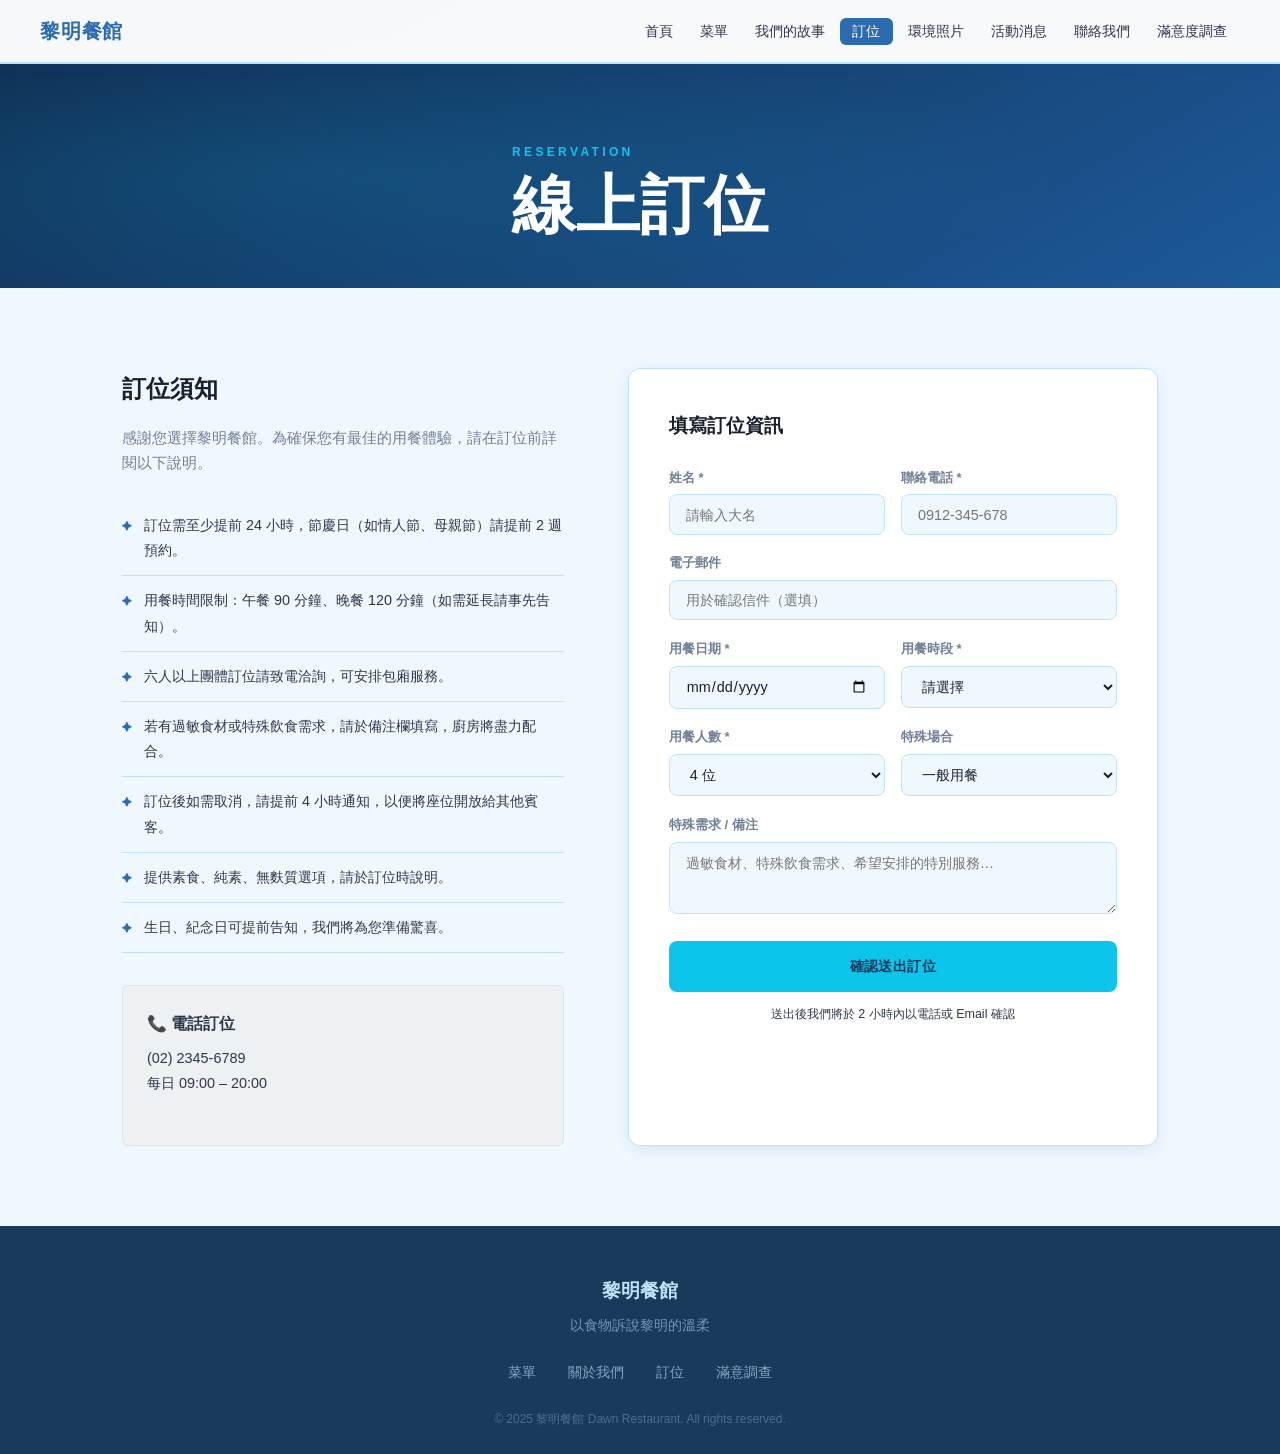
<file: reservation.html>
<!DOCTYPE html>
<html lang="zh-TW">
<head>
  <meta charset="UTF-8">
  <meta name="viewport" content="width=device-width, initial-scale=1.0">
  <title>訂位 — 黎明餐館</title>
  <link rel="stylesheet" href="css/style.css">
  
</head>
<body>
  <nav class="nav">
    <a href="index.html" class="nav-logo">黎明餐館</a>
    <button class="nav-toggle" onclick="toggleMenu()">☰</button>
    <ul class="nav-links" id="navLinks">
      <li><a href="index.html">首頁</a></li>
      <li><a href="menu.html">菜單</a></li>
      <li><a href="story.html">我們的故事</a></li>
      <li><a href="reservation.html" class="active">訂位</a></li>
      <li><a href="gallery.html">環境照片</a></li>
      <li><a href="events.html">活動消息</a></li>
      <li><a href="contact.html">聯絡我們</a></li>
      <li><a href="feedback.html">滿意度調查</a></li>
    </ul>
  </nav>

  <div class="page-header">
    <div class="page-header-inner container">
      <p class="label">RESERVATION</p>
      <h1>線上訂位</h1>
    </div>
  </div>

  <section class="reservation-section">
    <div class="container">
      <div class="reservation-grid">
        <div class="reservation-info">
          <h2>訂位須知</h2>
          <p>感謝您選擇黎明餐館。為確保您有最佳的用餐體驗，請在訂位前詳閱以下說明。</p>
          <ul class="info-list">
            <li>訂位需至少提前 24 小時，節慶日（如情人節、母親節）請提前 2 週預約。</li>
            <li>用餐時間限制：午餐 90 分鐘、晚餐 120 分鐘（如需延長請事先告知）。</li>
            <li>六人以上團體訂位請致電洽詢，可安排包廂服務。</li>
            <li>若有過敏食材或特殊飲食需求，請於備注欄填寫，廚房將盡力配合。</li>
            <li>訂位後如需取消，請提前 4 小時通知，以便將座位開放給其他賓客。</li>
            <li>提供素食、純素、無麩質選項，請於訂位時說明。</li>
            <li>生日、紀念日可提前告知，我們將為您準備驚喜。</li>
          </ul>
          <div style="margin-top:2rem; padding:1.5rem; background:rgba(201,169,110,0.08); border-radius:6px; border:1px solid rgba(201,169,110,0.2);">
            <h4 style="color:var(--dawn-deep);margin-bottom:0.5rem;">📞 電話訂位</h4>
            <p style="color:var(--dawn-muted);font-size:0.9rem;">(02) 2345-6789<br>每日 09:00 – 20:00</p>
          </div>
        </div>

        <div class="form-card">
          <h2>填寫訂位資訊</h2>
          <div class="form-row">
            <div class="form-group">
              <label>姓名 *</label>
              <input type="text" placeholder="請輸入大名">
            </div>
            <div class="form-group">
              <label>聯絡電話 *</label>
              <input type="tel" placeholder="0912-345-678">
            </div>
          </div>
          <div class="form-group">
            <label>電子郵件</label>
            <input type="email" placeholder="用於確認信件（選填）">
          </div>
          <div class="form-row">
            <div class="form-group">
              <label>用餐日期 *</label>
              <input type="date">
            </div>
            <div class="form-group">
              <label>用餐時段 *</label>
              <select>
                <option value="">請選擇</option>
                <optgroup label="早午餐">
                  <option>06:00</option>
                  <option>07:00</option>
                  <option>08:00</option>
                  <option>09:00</option>
                  <option>10:00</option>
                </optgroup>
                <optgroup label="午餐">
                  <option>11:30</option>
                  <option>12:00</option>
                  <option>13:00</option>
                  <option>14:00</option>
                </optgroup>
                <optgroup label="晚餐">
                  <option>17:30</option>
                  <option>18:00</option>
                  <option>18:30</option>
                  <option>19:00</option>
                  <option>19:30</option>
                  <option>20:00</option>
                </optgroup>
              </select>
            </div>
          </div>
          <div class="form-row">
            <div class="form-group">
              <label>用餐人數 *</label>
              <select>
                <option>1 位</option>
                <option>2 位</option>
                <option>3 位</option>
                <option selected>4 位</option>
                <option>5 位</option>
                <option>6 位以上（請來電）</option>
              </select>
            </div>
            <div class="form-group">
              <label>特殊場合</label>
              <select>
                <option value="">一般用餐</option>
                <option>生日慶祝</option>
                <option>結婚紀念</option>
                <option>商務宴客</option>
                <option>家庭聚會</option>
                <option>其他</option>
              </select>
            </div>
          </div>
          <div class="form-group">
            <label>特殊需求 / 備注</label>
            <textarea rows="3" placeholder="過敏食材、特殊飲食需求、希望安排的特別服務…"></textarea>
          </div>
          <button class="btn btn-primary" style="width:100%;padding:1rem;" onclick="submitReservation()">確認送出訂位</button>
          <p style="text-align:center;font-size:0.78rem;color:var(--dawn-muted);margin-top:0.75rem;">送出後我們將於 2 小時內以電話或 Email 確認</p>
        </div>
      </div>
    </div>
  </section>

  <footer class="footer">
    <div class="container footer-inner">
      <div class="footer-brand">
        <span class="footer-logo">黎明餐館</span>
        <p>以食物訴說黎明的溫柔</p>
      </div>
      <div class="footer-links">
        <a href="menu.html">菜單</a>
        <a href="story.html">關於我們</a>
        <a href="reservation.html">訂位</a>
        <a href="feedback.html">滿意調查</a>
      </div>
      <p class="footer-copy">© 2025 黎明餐館 Dawn Restaurant. All rights reserved.</p>
    </div>
  </footer>
  <script src="js/main.js"></script>
  <script>
    function submitReservation() {
      alert('感謝您的訂位！\n我們將於 2 小時內與您確認。\n\n若為示範網站，此功能尚未串接後端服務。');
    }
  </script>
</body>
</html>
</file>
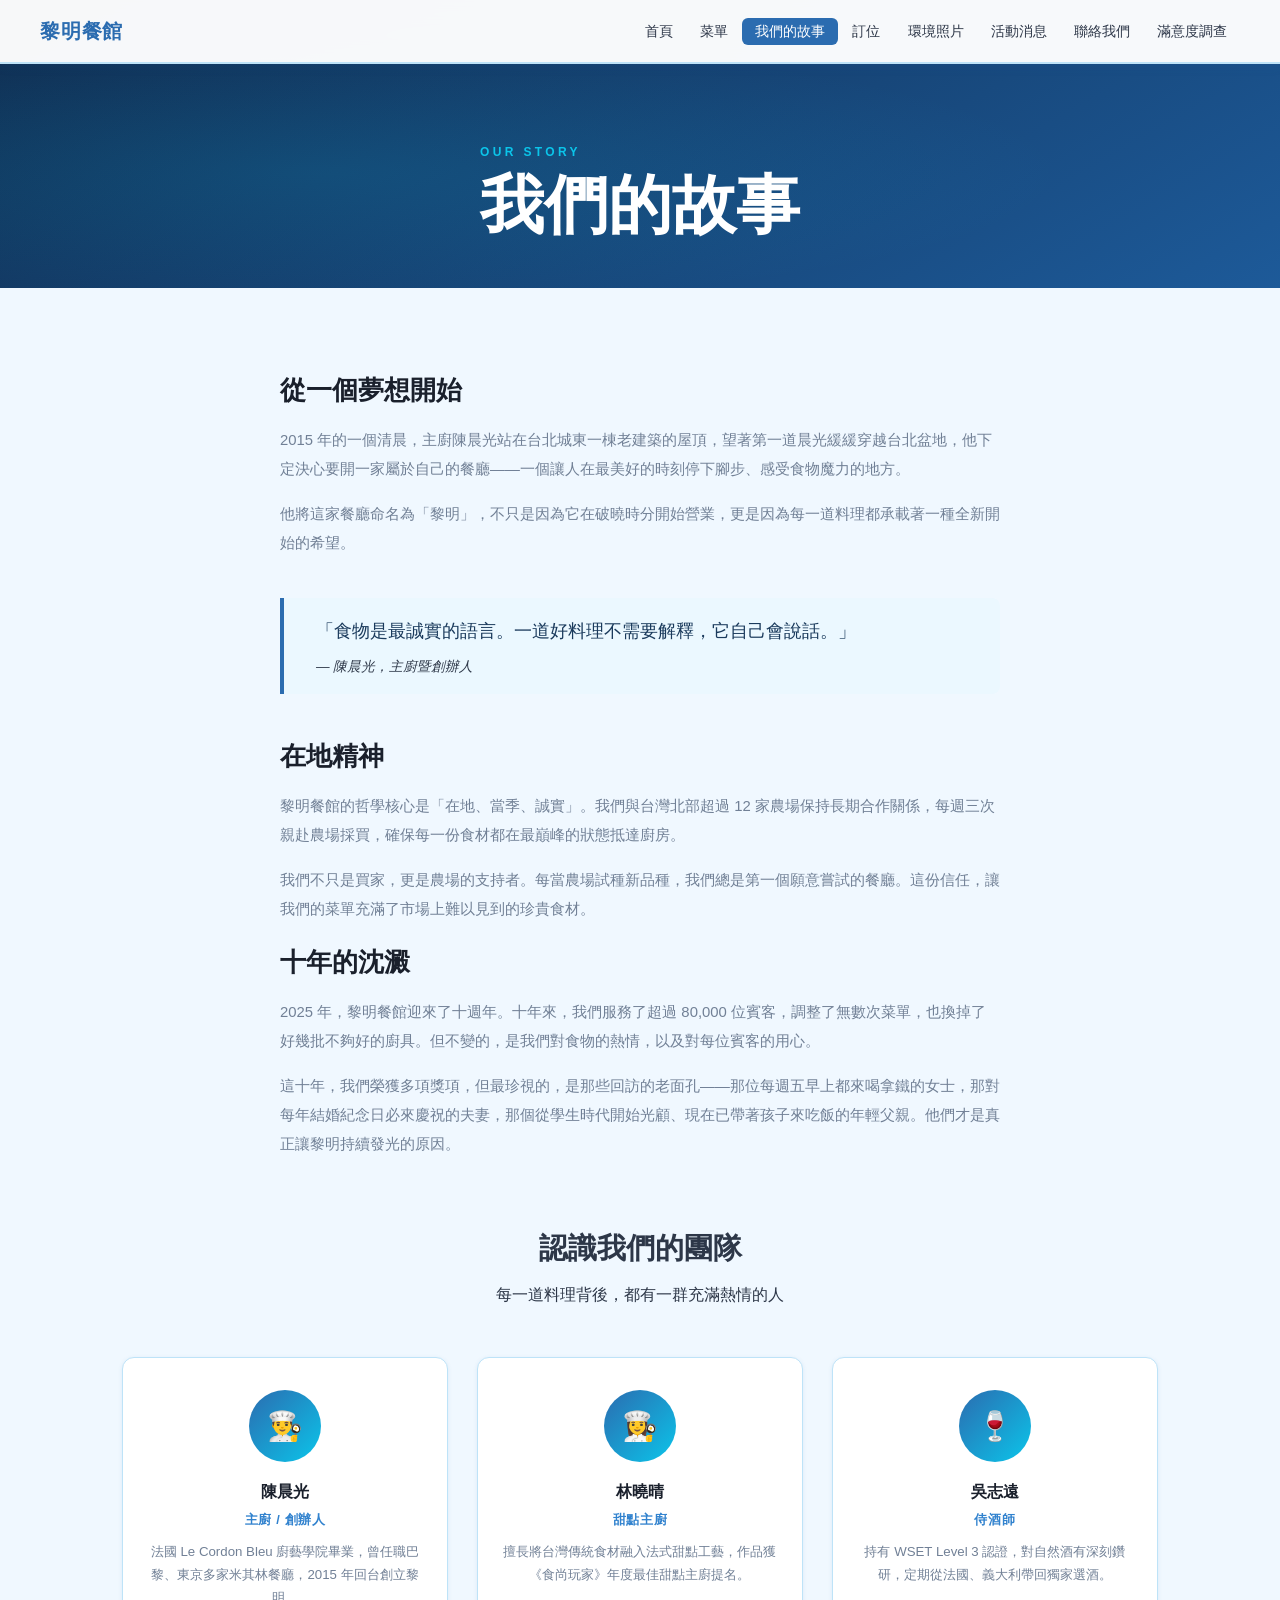
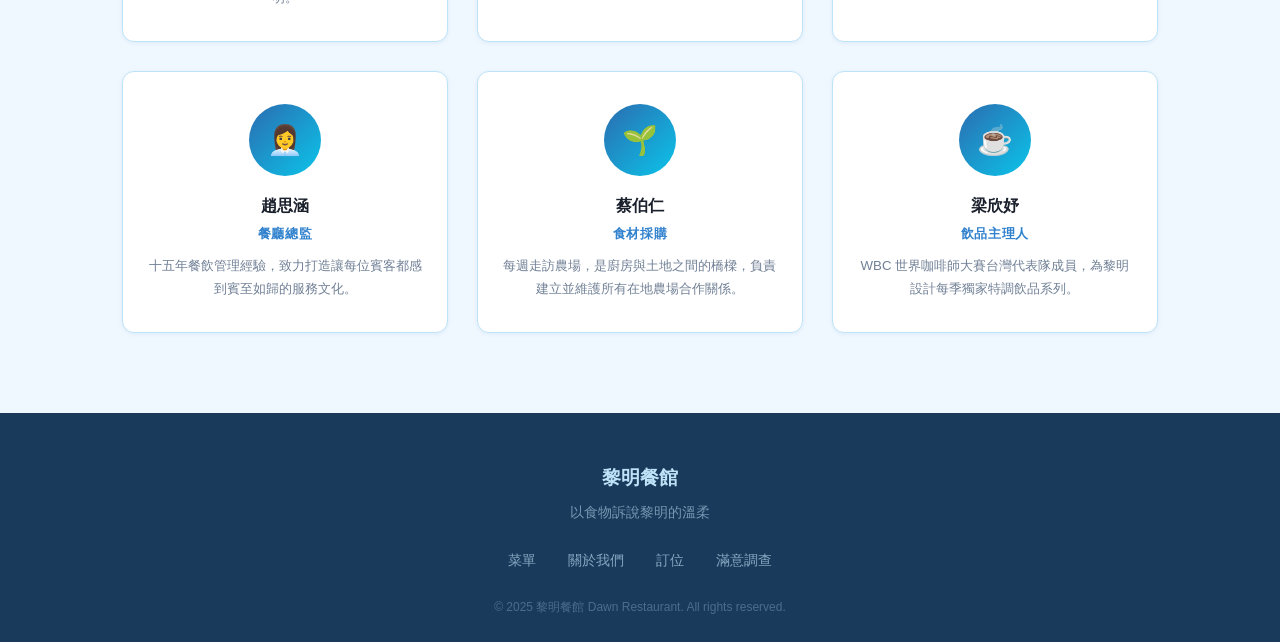
<file: story.html>
<!DOCTYPE html>
<html lang="zh-TW">
<head>
  <meta charset="UTF-8">
  <meta name="viewport" content="width=device-width, initial-scale=1.0">
  <title>我們的故事 — 黎明餐館</title>
  <link rel="stylesheet" href="css/style.css">
  
</head>
<body>
  <nav class="nav">
    <a href="index.html" class="nav-logo">黎明餐館</a>
    <button class="nav-toggle" onclick="toggleMenu()">☰</button>
    <ul class="nav-links" id="navLinks">
      <li><a href="index.html">首頁</a></li>
      <li><a href="menu.html">菜單</a></li>
      <li><a href="story.html" class="active">我們的故事</a></li>
      <li><a href="reservation.html">訂位</a></li>
      <li><a href="gallery.html">環境照片</a></li>
      <li><a href="events.html">活動消息</a></li>
      <li><a href="contact.html">聯絡我們</a></li>
      <li><a href="feedback.html">滿意度調查</a></li>
    </ul>
  </nav>

  <div class="page-header">
    <div class="page-header-inner container">
      <p class="label">OUR STORY</p>
      <h1>我們的故事</h1>
    </div>
  </div>

  <section class="story-section">
    <div class="container">
      <div class="story-block">
        <h2>從一個夢想開始</h2>
        <p>2015 年的一個清晨，主廚陳晨光站在台北城東一棟老建築的屋頂，望著第一道晨光緩緩穿越台北盆地，他下定決心要開一家屬於自己的餐廳——一個讓人在最美好的時刻停下腳步、感受食物魔力的地方。</p>
        <p>他將這家餐廳命名為「黎明」，不只是因為它在破曉時分開始營業，更是因為每一道料理都承載著一種全新開始的希望。</p>

        <div class="story-quote">
          <blockquote>「食物是最誠實的語言。一道好料理不需要解釋，它自己會說話。」</blockquote>
          <cite style="display:block;margin-top:0.5rem;color:var(--dawn-gold);font-size:0.85rem;">— 陳晨光，主廚暨創辦人</cite>
        </div>

        <h2>在地精神</h2>
        <p>黎明餐館的哲學核心是「在地、當季、誠實」。我們與台灣北部超過 12 家農場保持長期合作關係，每週三次親赴農場採買，確保每一份食材都在最巔峰的狀態抵達廚房。</p>
        <p>我們不只是買家，更是農場的支持者。每當農場試種新品種，我們總是第一個願意嘗試的餐廳。這份信任，讓我們的菜單充滿了市場上難以見到的珍貴食材。</p>

        <h2>十年的沈澱</h2>
        <p>2025 年，黎明餐館迎來了十週年。十年來，我們服務了超過 80,000 位賓客，調整了無數次菜單，也換掉了好幾批不夠好的廚具。但不變的，是我們對食物的熱情，以及對每位賓客的用心。</p>
        <p>這十年，我們榮獲多項獎項，但最珍視的，是那些回訪的老面孔——那位每週五早上都來喝拿鐵的女士，那對每年結婚紀念日必來慶祝的夫妻，那個從學生時代開始光顧、現在已帶著孩子來吃飯的年輕父親。他們才是真正讓黎明持續發光的原因。</p>
      </div>

      <div style="text-align:center; margin-bottom: 3rem;">
        <h2 style="font-size:1.8rem; color:var(--dawn-deep); margin-bottom:0.5rem;">認識我們的團隊</h2>
        <p style="color:var(--dawn-muted);">每一道料理背後，都有一群充滿熱情的人</p>
      </div>

      <div class="team-grid">
        <div class="team-card">
          <div class="team-avatar">👨‍🍳</div>
          <h4>陳晨光</h4>
          <div class="role">主廚 / 創辦人</div>
          <p>法國 Le Cordon Bleu 廚藝學院畢業，曾任職巴黎、東京多家米其林餐廳，2015 年回台創立黎明。</p>
        </div>
        <div class="team-card">
          <div class="team-avatar">👩‍🍳</div>
          <h4>林曉晴</h4>
          <div class="role">甜點主廚</div>
          <p>擅長將台灣傳統食材融入法式甜點工藝，作品獲《食尚玩家》年度最佳甜點主廚提名。</p>
        </div>
        <div class="team-card">
          <div class="team-avatar">🍷</div>
          <h4>吳志遠</h4>
          <div class="role">侍酒師</div>
          <p>持有 WSET Level 3 認證，對自然酒有深刻鑽研，定期從法國、義大利帶回獨家選酒。</p>
        </div>
        <div class="team-card">
          <div class="team-avatar">👩‍💼</div>
          <h4>趙思涵</h4>
          <div class="role">餐廳總監</div>
          <p>十五年餐飲管理經驗，致力打造讓每位賓客都感到賓至如歸的服務文化。</p>
        </div>
        <div class="team-card">
          <div class="team-avatar">🌱</div>
          <h4>蔡伯仁</h4>
          <div class="role">食材採購</div>
          <p>每週走訪農場，是廚房與土地之間的橋樑，負責建立並維護所有在地農場合作關係。</p>
        </div>
        <div class="team-card">
          <div class="team-avatar">☕</div>
          <h4>梁欣妤</h4>
          <div class="role">飲品主理人</div>
          <p>WBC 世界咖啡師大賽台灣代表隊成員，為黎明設計每季獨家特調飲品系列。</p>
        </div>
      </div>
    </div>
  </section>

  <footer class="footer">
    <div class="container footer-inner">
      <div class="footer-brand">
        <span class="footer-logo">黎明餐館</span>
        <p>以食物訴說黎明的溫柔</p>
      </div>
      <div class="footer-links">
        <a href="menu.html">菜單</a>
        <a href="story.html">關於我們</a>
        <a href="reservation.html">訂位</a>
        <a href="feedback.html">滿意調查</a>
      </div>
      <p class="footer-copy">© 2025 黎明餐館 Dawn Restaurant. All rights reserved.</p>
    </div>
  </footer>
  <script src="js/main.js"></script>
</body>
</html>
</file>
<file: css/style.css>
/* ===== CSS VARIABLES — 淺藍色主題 ===== */
:root {
  --blue-primary:   #2B6CB0;
  --blue-mid:       #3182CE;
  --blue-light:     #BEE3F8;
  --blue-pale:      #EBF8FF;
  --blue-soft:      #E3F0FB;
  --blue-dark:      #1A3A5C;
  --blue-accent:    #0BC5EA;
  --text-dark:      #1A202C;
  --text-body:      #2D3748;
  --text-muted:     #718096;
  --text-light:     #A0AEC0;
  --white:          #FFFFFF;
  --bg-page:        #F0F8FF;
  --border:         #BEE3F8;
  --nav-height:     64px;
  --font-main: 'Microsoft JhengHei', '微軟正黑體', 'PingFang TC', 'Heiti TC', sans-serif;
  --radius: 8px;
  --shadow-sm: 0 1px 4px rgba(43,108,176,0.10);
  --shadow-md: 0 4px 16px rgba(43,108,176,0.13);
  --shadow-lg: 0 8px 32px rgba(43,108,176,0.16);
}

*, *::before, *::after { box-sizing: border-box; margin: 0; padding: 0; }
html { scroll-behavior: smooth; }
body {
  font-family: var(--font-main);
  background: var(--bg-page);
  color: var(--text-body);
  line-height: 1.75;
  overflow-x: hidden;
}

.nav {
  position: fixed; top: 0; left: 0; right: 0;
  height: var(--nav-height);
  background: rgba(255,255,255,0.97);
  backdrop-filter: blur(12px);
  display: flex; align-items: center; justify-content: space-between;
  padding: 0 2.5rem;
  z-index: 1000;
  border-bottom: 2px solid var(--blue-light);
  box-shadow: 0 2px 12px rgba(43,108,176,0.08);
}
.nav-logo { font-size: 1.25rem; font-weight: 700; color: var(--blue-primary); text-decoration: none; letter-spacing: 0.04em; }
.nav-links { display: flex; gap: 0.1rem; list-style: none; align-items: center; }
.nav-links a { color: var(--text-body); text-decoration: none; font-size: 0.85rem; font-weight: 500; padding: 0.4rem 0.8rem; border-radius: 6px; transition: all 0.18s; white-space: nowrap; }
.nav-links a:hover { color: var(--blue-primary); background: var(--blue-pale); }
.nav-links a.active { color: var(--white); background: var(--blue-primary); }
.nav-toggle { display: none; background: none; border: none; color: var(--blue-primary); font-size: 1.4rem; cursor: pointer; }

.hero { min-height: 100vh; display: flex; flex-direction: column; align-items: center; justify-content: center; position: relative; overflow: hidden; text-align: center; padding: var(--nav-height) 2rem 4rem; }
.hero-bg { position: absolute; inset: 0; background: linear-gradient(150deg, #0F2D50 0%, #1A4A78 40%, #1D5A99 70%, #2B6CB0 100%); }
.hero-bg::before { content: ''; position: absolute; inset: 0; background: radial-gradient(ellipse at 20% 30%, rgba(11,197,234,0.18) 0%, transparent 50%), radial-gradient(ellipse at 80% 70%, rgba(190,227,248,0.12) 0%, transparent 50%); }
.hero-bg::after { content: ''; position: absolute; inset: 0; background-image: url("data:image/svg+xml,%3Csvg width='60' height='60' viewBox='0 0 60 60' xmlns='http://www.w3.org/2000/svg'%3E%3Cg fill='none' fill-rule='evenodd'%3E%3Cg fill='%23BEE3F8' fill-opacity='0.04'%3E%3Ccircle cx='30' cy='30' r='4'/%3E%3C/g%3E%3C/g%3E%3C/svg%3E"); }
.hero-content { position: relative; z-index: 1; max-width: 680px; }
.hero-tagline { color: var(--blue-accent); font-size: 0.82rem; letter-spacing: 0.3em; text-transform: uppercase; margin-bottom: 1.4rem; font-weight: 500; animation: fadeUp 0.7s ease both; }
.hero-title { font-size: clamp(3rem, 9vw, 6.5rem); font-weight: 700; color: #FFFFFF; line-height: 1.05; margin-bottom: 0.6rem; animation: fadeUp 0.8s ease 0.1s both; text-shadow: 0 2px 20px rgba(0,0,0,0.3); }
.hero-subtitle { font-size: clamp(1rem, 2.5vw, 1.6rem); color: var(--blue-light); margin-bottom: 1.6rem; font-weight: 400; letter-spacing: 0.12em; animation: fadeUp 0.8s ease 0.2s both; }
.hero-desc { color: rgba(190,227,248,0.85); font-size: 1rem; line-height: 2; margin-bottom: 2.5rem; animation: fadeUp 0.8s ease 0.3s both; }
.hero-cta { display: flex; gap: 1rem; justify-content: center; flex-wrap: wrap; animation: fadeUp 0.8s ease 0.4s both; }
.hero-scroll { position: absolute; bottom: 2rem; left: 50%; transform: translateX(-50%); color: var(--blue-light); opacity: 0.6; font-size: 1.2rem; animation: bounce 2s ease infinite; }

.btn { display: inline-block; padding: 0.72rem 1.8rem; border-radius: var(--radius); font-family: var(--font-main); font-size: 0.9rem; font-weight: 600; letter-spacing: 0.03em; text-decoration: none; transition: all 0.2s; cursor: pointer; border: none; }
.btn-primary { background: var(--blue-accent); color: var(--blue-dark); }
.btn-primary:hover { background: #00D9F7; transform: translateY(-2px); box-shadow: 0 6px 20px rgba(11,197,234,0.4); }
.btn-outline { border: 2px solid rgba(190,227,248,0.7); color: var(--white); background: transparent; }
.btn-outline:hover { border-color: var(--white); background: rgba(255,255,255,0.12); }

.container { max-width: 1100px; margin: 0 auto; padding: 0 2rem; }

.features { padding: 6rem 0; background: var(--white); }
.features-grid { display: grid; grid-template-columns: repeat(3, 1fr); gap: 2rem; }
.feature-card { text-align: center; padding: 2.5rem 1.8rem; border: 1.5px solid var(--border); border-radius: 12px; background: var(--blue-pale); transition: all 0.25s; }
.feature-card:hover { border-color: var(--blue-mid); transform: translateY(-5px); box-shadow: var(--shadow-md); }
.feature-icon { font-size: 2.5rem; margin-bottom: 1rem; }
.feature-card h3 { color: var(--blue-primary); font-size: 1.1rem; margin-bottom: 0.6rem; font-weight: 700; }
.feature-card p { color: var(--text-muted); font-size: 0.9rem; line-height: 1.8; }

.highlight-section { padding: 6rem 0; background: var(--bg-page); }
.split-layout { display: grid; grid-template-columns: 1fr 1fr; gap: 4rem; align-items: center; }
.section-label { display: inline-block; color: var(--blue-mid); font-size: 0.75rem; letter-spacing: 0.25em; text-transform: uppercase; margin-bottom: 0.8rem; font-weight: 600; }
.split-text h2 { font-size: clamp(1.8rem, 3.5vw, 2.5rem); font-weight: 700; margin-bottom: 1rem; color: var(--text-dark); }
.split-text p { color: var(--text-muted); line-height: 1.9; margin-bottom: 1.5rem; font-size: 0.93rem; }
.dish-list { list-style: none; margin-bottom: 2rem; }
.dish-list li { padding: 0.65rem 0; border-bottom: 1px solid var(--border); color: var(--text-body); font-size: 0.92rem; }
.dish-list li span { color: var(--blue-primary); font-size: 0.75rem; letter-spacing: 0.08em; margin-right: 0.8rem; font-weight: 700; background: var(--blue-pale); padding: 0.1rem 0.5rem; border-radius: 4px; }
.image-placeholder { aspect-ratio: 4/3; background: linear-gradient(135deg, var(--blue-soft) 0%, var(--blue-light) 100%); border-radius: 12px; display: flex; flex-direction: column; align-items: center; justify-content: center; font-size: 4rem; color: var(--blue-primary); border: 1.5px solid var(--border); }
.image-placeholder p { font-size: 0.88rem; margin-top: 0.5rem; color: var(--text-muted); }

.testimonials { padding: 6rem 0; background: var(--blue-primary); }
.section-title { text-align: center; font-size: clamp(1.6rem, 3.5vw, 2.2rem); color: var(--white); margin-bottom: 3rem; font-weight: 700; }
.testimonial-grid { display: grid; grid-template-columns: repeat(3, 1fr); gap: 2rem; }
.testimonial-card { background: rgba(255,255,255,0.1); border: 1px solid rgba(190,227,248,0.25); border-radius: 12px; padding: 2rem; }
.testimonial-card p { color: rgba(235,248,255,0.9); font-size: 0.9rem; line-height: 1.9; margin-bottom: 1rem; }
.testimonial-card cite { color: var(--blue-accent); font-size: 0.82rem; font-style: normal; font-weight: 600; }

.info-bar { padding: 4rem 0; background: var(--blue-soft); border-top: 2px solid var(--border); border-bottom: 2px solid var(--border); }
.info-bar-grid { display: grid; grid-template-columns: repeat(3, 1fr); gap: 2rem; text-align: center; }
.info-icon { font-size: 2rem; margin-bottom: 0.6rem; }
.info-item h4 { color: var(--blue-primary); font-size: 1rem; margin-bottom: 0.35rem; font-weight: 700; }
.info-item p { color: var(--text-muted); font-size: 0.88rem; line-height: 1.7; }

.footer { background: var(--blue-dark); padding: 3rem 0 1.5rem; }
.footer-inner { text-align: center; }
.footer-logo { font-size: 1.2rem; font-weight: 700; color: var(--blue-light); }
.footer-brand p { color: rgba(190,227,248,0.55); font-size: 0.85rem; margin-top: 0.4rem; }
.footer-links { display: flex; justify-content: center; gap: 2rem; margin: 1.5rem 0; flex-wrap: wrap; }
.footer-links a { color: rgba(190,227,248,0.65); text-decoration: none; font-size: 0.85rem; transition: color 0.2s; }
.footer-links a:hover { color: var(--blue-accent); }
.footer-copy { color: rgba(190,227,248,0.3); font-size: 0.75rem; margin-top: 1.5rem; }

.page-header { min-height: 32vh; background: linear-gradient(150deg, #0F2D50, #1D5A99); display: flex; align-items: flex-end; padding: calc(var(--nav-height) + 2.5rem) 2rem 3rem; position: relative; }
.page-header::after { content: ''; position: absolute; inset: 0; background: radial-gradient(ellipse at 25% 60%, rgba(11,197,234,0.12) 0%, transparent 55%); }
.page-header-inner { position: relative; z-index: 1; }
.page-header .label { color: var(--blue-accent); font-size: 0.75rem; letter-spacing: 0.28em; text-transform: uppercase; font-weight: 600; }
.page-header h1 { color: #FFFFFF; font-size: clamp(2.2rem, 5vw, 4rem); font-weight: 700; line-height: 1.1; margin-top: 0.4rem; }

.menu-section { padding: 5rem 0; }
.menu-category { margin-bottom: 3.5rem; }
.menu-category-title { font-size: 1.3rem; color: var(--blue-dark); border-bottom: 2px solid var(--blue-primary); padding-bottom: 0.5rem; margin-bottom: 1.5rem; display: flex; align-items: center; gap: 0.7rem; font-weight: 700; }
.menu-grid { display: grid; grid-template-columns: repeat(2, 1fr); gap: 1rem; }
.menu-item { display: flex; justify-content: space-between; align-items: flex-start; padding: 1rem 1.2rem; background: white; border-radius: var(--radius); box-shadow: var(--shadow-sm); border: 1px solid var(--border); border-left: 3px solid transparent; transition: all 0.2s; }
.menu-item:hover { border-left: 3px solid var(--blue-primary); background: var(--blue-pale); transform: translateX(3px); }
.menu-item-info h4 { font-size: 0.95rem; color: var(--text-dark); margin-bottom: 0.2rem; font-weight: 600; }
.menu-item-info p { font-size: 0.8rem; color: var(--text-muted); }
.menu-item-price { color: var(--blue-primary); font-weight: 700; font-size: 0.95rem; white-space: nowrap; }
.menu-note { background: var(--blue-pale); border: 1px solid var(--border); border-radius: var(--radius); padding: 1rem 1.5rem; margin-bottom: 3rem; color: var(--text-muted); font-size: 0.88rem; }

.story-section { padding: 5rem 0; }
.story-block { max-width: 720px; margin: 0 auto 4rem; }
.story-block h2 { font-size: 1.6rem; color: var(--text-dark); margin-bottom: 0.8rem; font-weight: 700; }
.story-block p { color: var(--text-muted); line-height: 1.95; margin-bottom: 1rem; font-size: 0.93rem; }
.story-quote { border-left: 4px solid var(--blue-primary); padding: 1rem 2rem; margin: 2.5rem 0; background: var(--blue-pale); border-radius: 0 var(--radius) var(--radius) 0; }
.story-quote blockquote { font-size: 1.15rem; color: var(--blue-dark); line-height: 1.8; font-weight: 500; }
.team-grid { display: grid; grid-template-columns: repeat(3, 1fr); gap: 1.8rem; margin-top: 3rem; }
.team-card { text-align: center; padding: 2rem 1.5rem; background: white; border-radius: 12px; box-shadow: var(--shadow-sm); border: 1px solid var(--border); transition: all 0.2s; }
.team-card:hover { transform: translateY(-4px); box-shadow: var(--shadow-md); }
.team-avatar { width: 72px; height: 72px; border-radius: 50%; background: linear-gradient(135deg, var(--blue-primary), var(--blue-accent)); display: flex; align-items: center; justify-content: center; font-size: 1.8rem; margin: 0 auto 1rem; }
.team-card h4 { color: var(--text-dark); margin-bottom: 0.2rem; font-weight: 700; }
.team-card .role { color: var(--blue-mid); font-size: 0.8rem; letter-spacing: 0.05em; margin-bottom: 0.5rem; font-weight: 600; }
.team-card p { color: var(--text-muted); font-size: 0.83rem; }

.reservation-section { padding: 5rem 0; }
.reservation-grid { display: grid; grid-template-columns: 1fr 1.2fr; gap: 4rem; }
.reservation-info h2 { font-size: 1.5rem; margin-bottom: 1rem; color: var(--text-dark); font-weight: 700; }
.reservation-info p { color: var(--text-muted); margin-bottom: 1.5rem; font-size: 0.91rem; }
.info-list { list-style: none; }
.info-list li { padding: 0.75rem 0; border-bottom: 1px solid var(--border); display: flex; gap: 0.75rem; align-items: flex-start; font-size: 0.9rem; color: var(--text-body); }
.info-list li::before { content: '✦'; color: var(--blue-primary); font-size: 0.65rem; margin-top: 0.3rem; flex-shrink: 0; }
.form-card { background: white; border-radius: 12px; padding: 2.5rem; box-shadow: var(--shadow-md); border: 1px solid var(--border); }
.form-card h2 { font-size: 1.2rem; margin-bottom: 1.5rem; color: var(--text-dark); font-weight: 700; }
.form-group { margin-bottom: 1.1rem; }
.form-group label { display: block; font-size: 0.82rem; color: var(--text-muted); margin-bottom: 0.3rem; font-weight: 600; }
.form-group input, .form-group select, .form-group textarea { width: 100%; padding: 0.7rem 1rem; border: 1.5px solid var(--border); border-radius: var(--radius); font-family: var(--font-main); font-size: 0.9rem; color: var(--text-dark); background: var(--bg-page); transition: border-color 0.2s; }
.form-group input:focus, .form-group select:focus, .form-group textarea:focus { outline: none; border-color: var(--blue-primary); box-shadow: 0 0 0 3px rgba(43,108,176,0.12); }
.form-row { display: grid; grid-template-columns: 1fr 1fr; gap: 1rem; }

.gallery-section { padding: 5rem 0; }
.gallery-intro { max-width: 600px; margin: 0 auto 3rem; text-align: center; color: var(--text-muted); font-size: 0.93rem; }
.gallery-grid { display: grid; grid-template-columns: repeat(3, 1fr); gap: 1rem; }
.gallery-item { aspect-ratio: 4/3; border-radius: 10px; display: flex; flex-direction: column; align-items: center; justify-content: center; font-size: 3rem; border: 1.5px solid var(--border); cursor: pointer; transition: all 0.3s; position: relative; overflow: hidden; background: linear-gradient(135deg, var(--blue-soft), var(--blue-light)); }
.gallery-item:nth-child(2) { background: linear-gradient(135deg, #dbeafe, #bfdbfe); }
.gallery-item:nth-child(3) { background: linear-gradient(135deg, #e0f2fe, #bae6fd); }
.gallery-item:nth-child(4) { background: linear-gradient(135deg, #cffafe, #a5f3fc); }
.gallery-item:nth-child(5) { background: linear-gradient(135deg, #e0f2fe, #7dd3fc); }
.gallery-item:nth-child(6) { background: linear-gradient(135deg, #dbeafe, #93c5fd); }
.gallery-item:hover { transform: scale(1.03); box-shadow: var(--shadow-lg); border-color: var(--blue-mid); }
.gallery-item .gallery-label { font-size: 0.8rem; margin-top: 0.6rem; color: var(--blue-dark); font-weight: 600; }
.gallery-featured { grid-column: span 2; aspect-ratio: 16/7; }

.events-section { padding: 5rem 0; }
.events-list { display: flex; flex-direction: column; gap: 1.5rem; }
.event-card { background: white; border-radius: 10px; padding: 1.8rem 2.2rem; box-shadow: var(--shadow-sm); display: grid; grid-template-columns: auto 1fr auto; gap: 2rem; align-items: center; border: 1px solid var(--border); border-left: 4px solid var(--blue-primary); transition: all 0.2s; }
.event-card:hover { box-shadow: var(--shadow-md); transform: translateX(3px); }
.event-date { text-align: center; min-width: 60px; }
.event-date .month { font-size: 0.72rem; letter-spacing: 0.18em; color: var(--blue-mid); text-transform: uppercase; font-weight: 700; }
.event-date .day { font-size: 2.4rem; font-weight: 700; color: var(--blue-dark); line-height: 1; }
.event-date .year { font-size: 0.78rem; color: var(--text-muted); }
.event-info h3 { font-size: 1.1rem; color: var(--text-dark); margin-bottom: 0.4rem; font-weight: 700; }
.event-info p { color: var(--text-muted); font-size: 0.88rem; line-height: 1.7; }
.event-meta { display: flex; flex-direction: column; align-items: flex-end; gap: 0.4rem; }
.event-tag { background: var(--blue-pale); color: var(--blue-primary); font-size: 0.75rem; padding: 0.25rem 0.75rem; border-radius: 20px; font-weight: 600; border: 1px solid var(--border); }
.event-seats { color: var(--text-light); font-size: 0.8rem; }

.contact-section { padding: 5rem 0; }
.contact-grid { display: grid; grid-template-columns: 1.2fr 1fr; gap: 4rem; }
.contact-details h2 { font-size: 1.5rem; margin-bottom: 1.5rem; color: var(--text-dark); font-weight: 700; }
.contact-card { display: flex; gap: 1.1rem; padding: 1.2rem 0; border-bottom: 1px solid var(--border); }
.contact-icon { font-size: 1.6rem; flex-shrink: 0; }
.contact-card h4 { font-size: 0.82rem; color: var(--blue-primary); letter-spacing: 0.06em; margin-bottom: 0.25rem; font-weight: 700; }
.contact-card p { color: var(--text-body); font-size: 0.9rem; line-height: 1.7; }
.map-placeholder { aspect-ratio: 4/3; background: linear-gradient(135deg, var(--blue-soft), var(--blue-light)); border-radius: 10px; display: flex; flex-direction: column; align-items: center; justify-content: center; font-size: 3.5rem; color: var(--blue-primary); border: 1.5px solid var(--border); margin-top: 2rem; }
.map-placeholder p { font-size: 0.85rem; margin-top: 0.5rem; color: var(--text-muted); }

.feedback-section { padding: 5rem 0; }
.feedback-intro { max-width: 620px; margin: 0 auto 3rem; text-align: center; }
.feedback-intro h2 { font-size: 1.7rem; margin-bottom: 0.8rem; color: var(--text-dark); font-weight: 700; }
.feedback-intro p { color: var(--text-muted); line-height: 1.9; font-size: 0.93rem; }
.feedback-form-wrapper { max-width: 700px; margin: 0 auto; background: white; border-radius: 14px; box-shadow: var(--shadow-lg); overflow: hidden; border: 1.5px solid var(--border); }
.feedback-form-wrapper iframe { display: block; width: 100%; border: none; }
.feedback-note { text-align: center; margin-top: 1.5rem; color: var(--text-muted); font-size: 0.85rem; }

@keyframes fadeUp { from { opacity: 0; transform: translateY(20px); } to { opacity: 1; transform: translateY(0); } }
@keyframes bounce { 0%, 100% { transform: translateX(-50%) translateY(0); } 50% { transform: translateX(-50%) translateY(8px); } }

@media (max-width: 900px) {
  .features-grid, .testimonial-grid, .team-grid { grid-template-columns: 1fr; }
  .split-layout, .reservation-grid, .contact-grid { grid-template-columns: 1fr; gap: 2rem; }
  .gallery-grid { grid-template-columns: repeat(2, 1fr); }
  .gallery-featured { grid-column: span 2; }
  .menu-grid { grid-template-columns: 1fr; }
  .event-card { grid-template-columns: 1fr; }
  .info-bar-grid { grid-template-columns: 1fr; }
  .nav-links { display: none; flex-direction: column; position: absolute; top: var(--nav-height); left: 0; right: 0; background: white; padding: 1rem; gap: 0; border-bottom: 2px solid var(--border); box-shadow: var(--shadow-md); }
  .nav-links.open { display: flex; }
  .nav-toggle { display: block; }
}
@media (max-width: 600px) {
  .gallery-grid { grid-template-columns: 1fr; }
  .gallery-featured { grid-column: span 1; }
  .form-row { grid-template-columns: 1fr; }
  .hero-cta { flex-direction: column; align-items: center; }
  .nav { padding: 0 1.2rem; }
}
</file>
